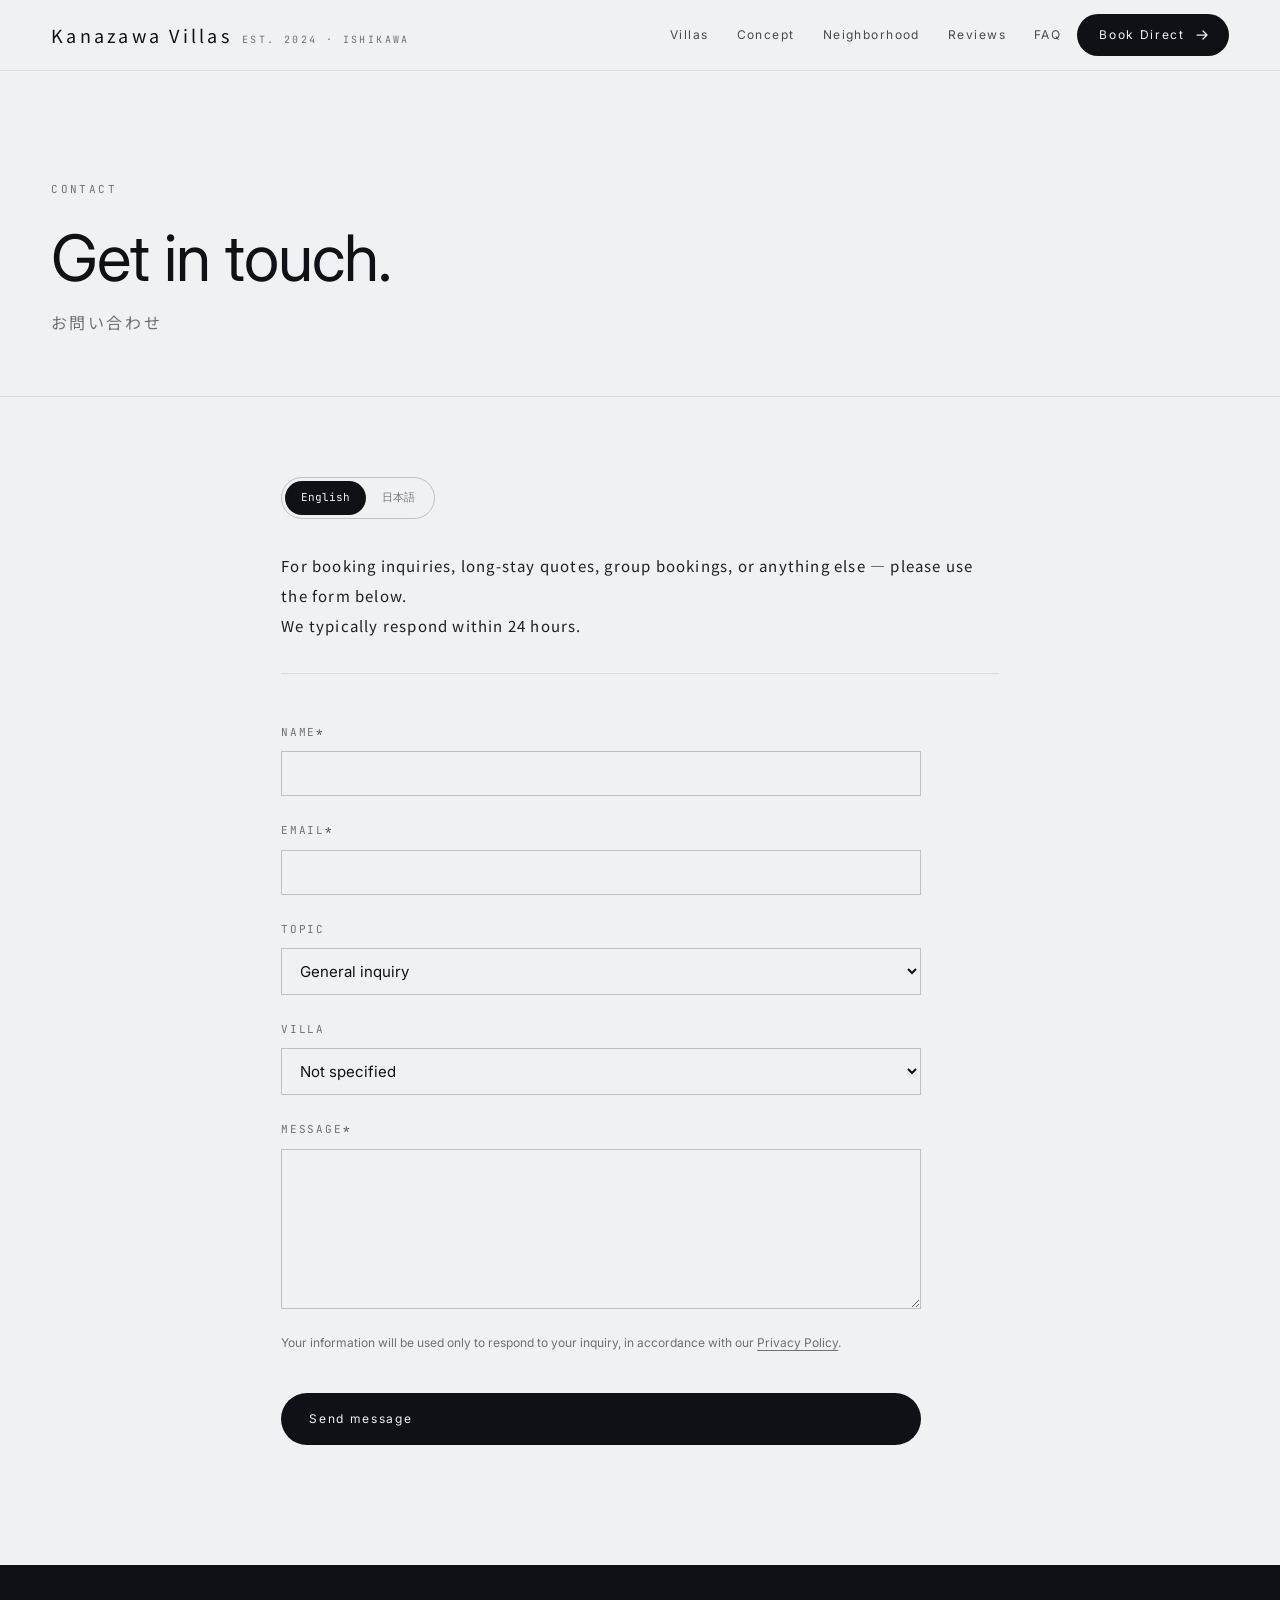
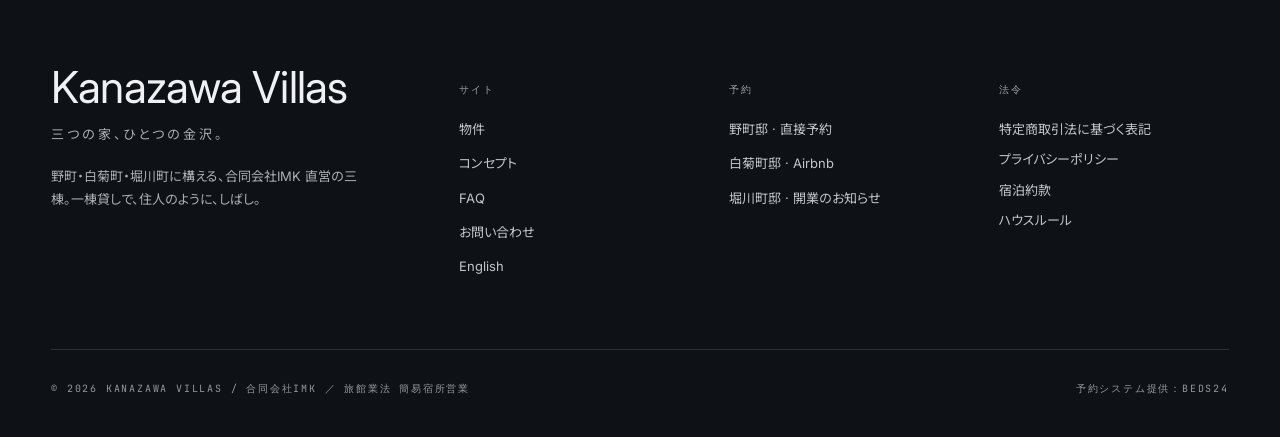
<file: contact.html>
<!doctype html>
<html lang="ja">
<head>
  <meta charset="utf-8"/>
  <!-- Google Analytics 4 (gtag.js) -->
  <script async src="https://www.googletagmanager.com/gtag/js?id=G-66ERFZ5CFB"></script>
  <script>
    window.dataLayer = window.dataLayer || [];
    function gtag(){dataLayer.push(arguments);}
    gtag('js', new Date());
    gtag('config', 'G-66ERFZ5CFB', {
      'anonymize_ip': true,
      linker: { domains: ['kanazawa-villas.com', 'beds24.com'] }
    });

    // CTA click tracking (Beds24 / Airbnb)
    document.addEventListener('click', function (e) {
      var a = e.target.closest('a');
      if (!a || !a.href) return;
      var p = {
        villa: a.dataset.villa || '(none)',
        position: a.dataset.position || '(none)',
        page_lang: document.documentElement.lang || '(none)'
      };
      if (a.href.indexOf('beds24.com') > -1) {
        gtag('event', 'cta_beds24_click', p);
      } else if (a.href.indexOf('airbnb') > -1) {
        gtag('event', 'cta_airbnb_click', p);
      }
    });

    // Contact form submit tracking
    document.addEventListener('DOMContentLoaded', function () {
      var form = document.querySelector('form.contact-form');
      if (!form) return;
      form.addEventListener('submit', function () {
        gtag('event', 'contact_submit', {
          page_lang: document.documentElement.lang || '(none)'
        });
      });
    });
  </script>
  <meta name="viewport" content="width=device-width, initial-scale=1"/>
  <meta name="description" content="お問い合わせ — 金沢ヴィラズ"/>
  <title>Contact — お問い合わせ — Kanazawa Villas</title>

  <link rel="preconnect" href="https://fonts.googleapis.com"/>
  <link rel="preconnect" href="https://fonts.gstatic.com" crossorigin/>
  <link href="https://fonts.googleapis.com/css2?family=Cormorant+Garamond:ital,wght@0,300;0,400;0,500;1,300;1,400&amp;family=Shippori+Mincho:wght@400;500;600&amp;family=Noto+Serif+JP:wght@300;400;500&amp;family=Inter:wght@300;400;500&amp;family=Noto+Sans+JP:wght@300;400&amp;family=JetBrains+Mono:wght@400;500&amp;display=swap" rel="stylesheet"/>
  <link rel="stylesheet" href="styles.css">
</head>
<body class="subpage">

<header class="site-header">
  <a href="index.html" class="brand">
    <span class="brand-mark">Kanazawa Villas</span>
    <span class="brand-sub">Est. 2024 · Ishikawa</span>
  </a>
  <div class="header-drawer" data-component="header-drawer">
    <nav class="site-nav">
      <a href="./#villas">Villas</a>
      <a href="./#concept">Concept</a>
      <a href="./#neighborhood">Neighborhood</a>
      <a href="./#reviews">Reviews</a>
      <a href="./#faq">FAQ</a>
    </nav>
  </div>
  <div class="header-cta">
    <a href="https://beds24.com/booking2.php?ownerid=136745" target="_blank" rel="noopener" class="btn-book" data-position="header" data-villa="both">
      <span class="btn-label-full">Book Direct</span>
      <span class="btn-label-short">Book</span>
      <span class="arrow"><svg viewBox="0 0 14 14" fill="none"><path d="M2 7h10M8 3l4 4-4 4" stroke="currentColor" stroke-width="1.25" stroke-linecap="round" stroke-linejoin="round"/></svg></span>
    </a>
    <button class="menu-toggle" data-component="menu-toggle" aria-label="Menu" aria-expanded="false">
      <span></span><span></span>
    </button>
  </div>
</header>

<section class="subpage-hero">
  <div class="eyebrow-row">CONTACT</div>
  <h1>Get in touch.</h1>
  <div class="jp-title">お問い合わせ</div>
</section>

<main class="subpage-body">

  <div class="lang-toggle" data-component="legal-lang-toggle">
    <button class="active" data-target="en">English</button>
    <button data-target="jp">日本語</button>
  </div>

  <!-- Lead text — language-aware -->
  <section class="lang-section active" data-lang-section="en">
    <p class="lead">
      For booking inquiries, long-stay quotes, group bookings, or anything else — please use the form below.<br/>
      We typically respond within 24 hours.
    </p>
  </section>
  <section class="lang-section" data-lang-section="jp">
    <p class="lead">
      ご予約・ご滞在に関するご相談、長期滞在の見積もり、その他のお問い合わせを受け付けています。<br/>
      通常 24時間以内 にホストよりご返信いたします。
    </p>
  </section>

  <form
    class="contact-form"
    data-component="contact-form"
    action="https://formspree.io/f/xeenagvg"
    method="POST"
  >
    <div class="field">
      <label for="name">Name<span style="color:var(--accent);">*</span></label>
      <input type="text" id="name" name="name" required autocomplete="name"/>
    </div>

    <div class="field">
      <label for="email">Email<span style="color:var(--accent);">*</span></label>
      <input type="email" id="email" name="email" required autocomplete="email"/>
    </div>

    <div class="field">
      <label for="topic">Topic</label>
      <select id="topic" name="topic" data-component="topic-select">
        <option value="general">General inquiry</option>
        <option value="booking">Booking inquiry</option>
        <option value="long-stay">Long-term stay</option>
        <option value="group">Group or special use</option>
        <option value="horikawa">Horikawa Villa — Notify me when bookings open</option>
        <option value="other">Other</option>
      </select>
    </div>

    <div class="field">
      <label for="villa">Villa</label>
      <select id="villa" name="villa" data-component="villa-select">
        <option value="">Not specified</option>
        <option value="nomachi">Nomachi Villa</option>
        <option value="shiragiku">Shiragiku Villa</option>
        <option value="horikawa">Horikawa Villa</option>
      </select>
    </div>

    <div class="field">
      <label for="message">Message<span style="color:var(--accent);">*</span></label>
      <textarea id="message" name="message" required></textarea>
    </div>

    <input type="text" name="_gotcha" style="display:none" tabindex="-1" autocomplete="off"/>

    <p class="note">
      Your information will be used only to respond to your inquiry, in accordance with our <a href="legal/privacy.html" style="text-decoration:underline; text-underline-offset:3px;">Privacy Policy</a>.
    </p>

    <button type="submit" class="submit">
      <span>Send message</span>
      <span class="arrow"><svg viewBox="0 0 14 14" fill="none"><path d="M2 7h10M8 3l4 4-4 4" stroke="currentColor" stroke-width="1.25" stroke-linecap="round" stroke-linejoin="round"/></svg></span>
    </button>

    <div class="form-status" data-component="form-status"></div>
  </form>
</main>

<!-- ============================================================
     STATIC FALLBACK for crawlers (Stripe, SEO, AI search).
     These links must be discoverable without JS.
     ============================================================ -->
<div class="seo-fallback" aria-label="Site links">
  <h2>Legal & site information</h2>
  <ul>
    <li><a href="legal/tokushoho.html">特定商取引法に基づく表記</a></li>
    <li><a href="legal/privacy.html">Privacy Policy</a></li>
    <li><a href="legal/terms.html">Accommodation Agreement</a></li>
    <li><a href="legal/house-rules.html">House Rules</a></li>
    <li><a href="index.html">Home</a></li>
    <li><a href="https://beds24.com/booking2.php?propid=261406" rel="noopener" data-position="fallback" data-villa="nomachi">Book Nomachi Villa directly</a></li>
    <li><a href="https://beds24.com/booking2.php?propid=342706&amp;layout=1" rel="noopener" data-position="fallback" data-villa="shiragiku">Book Shiragiku Villa directly</a></li>
  </ul>
</div>

<!-- ============================================================
     FOOTER (injected by script.js)
     ============================================================ -->
<footer class="site-footer" data-component="site-footer"></footer>

<script src="script.js"></script>
</body>
</html>
</file>
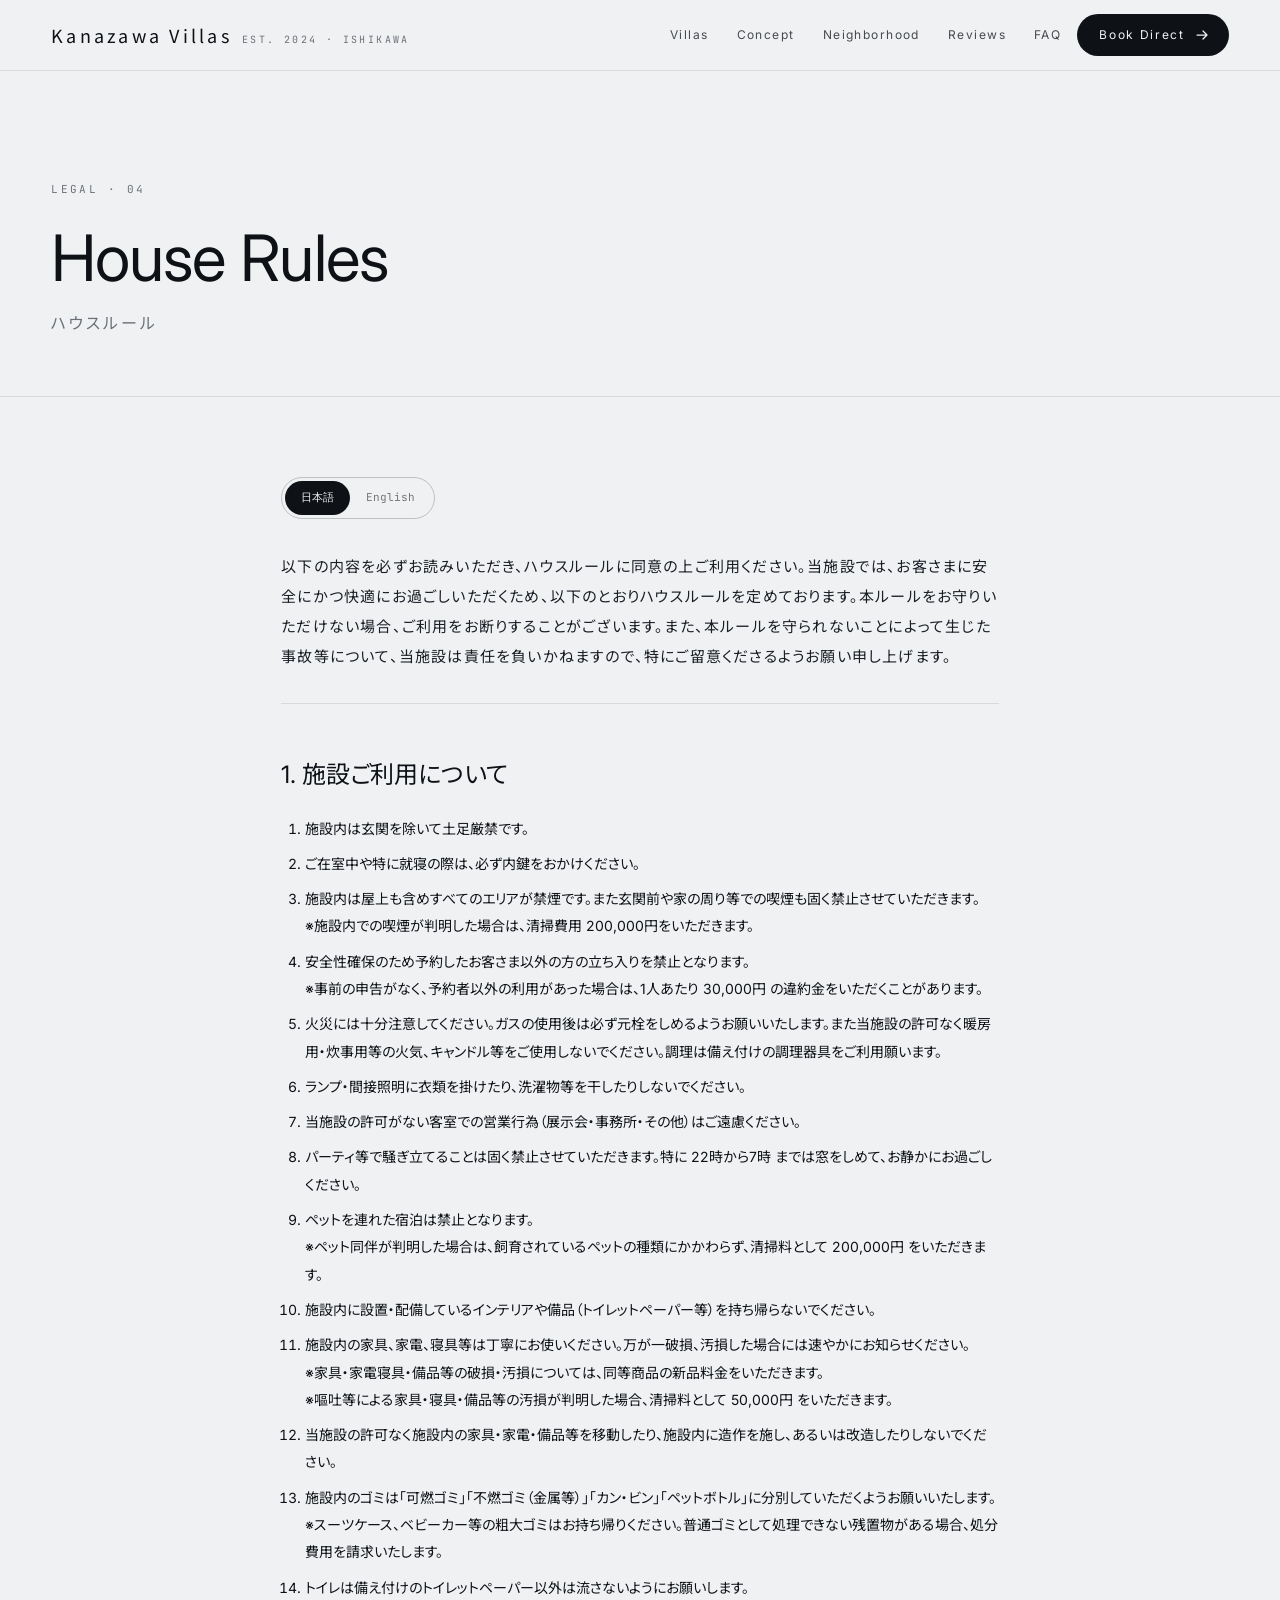
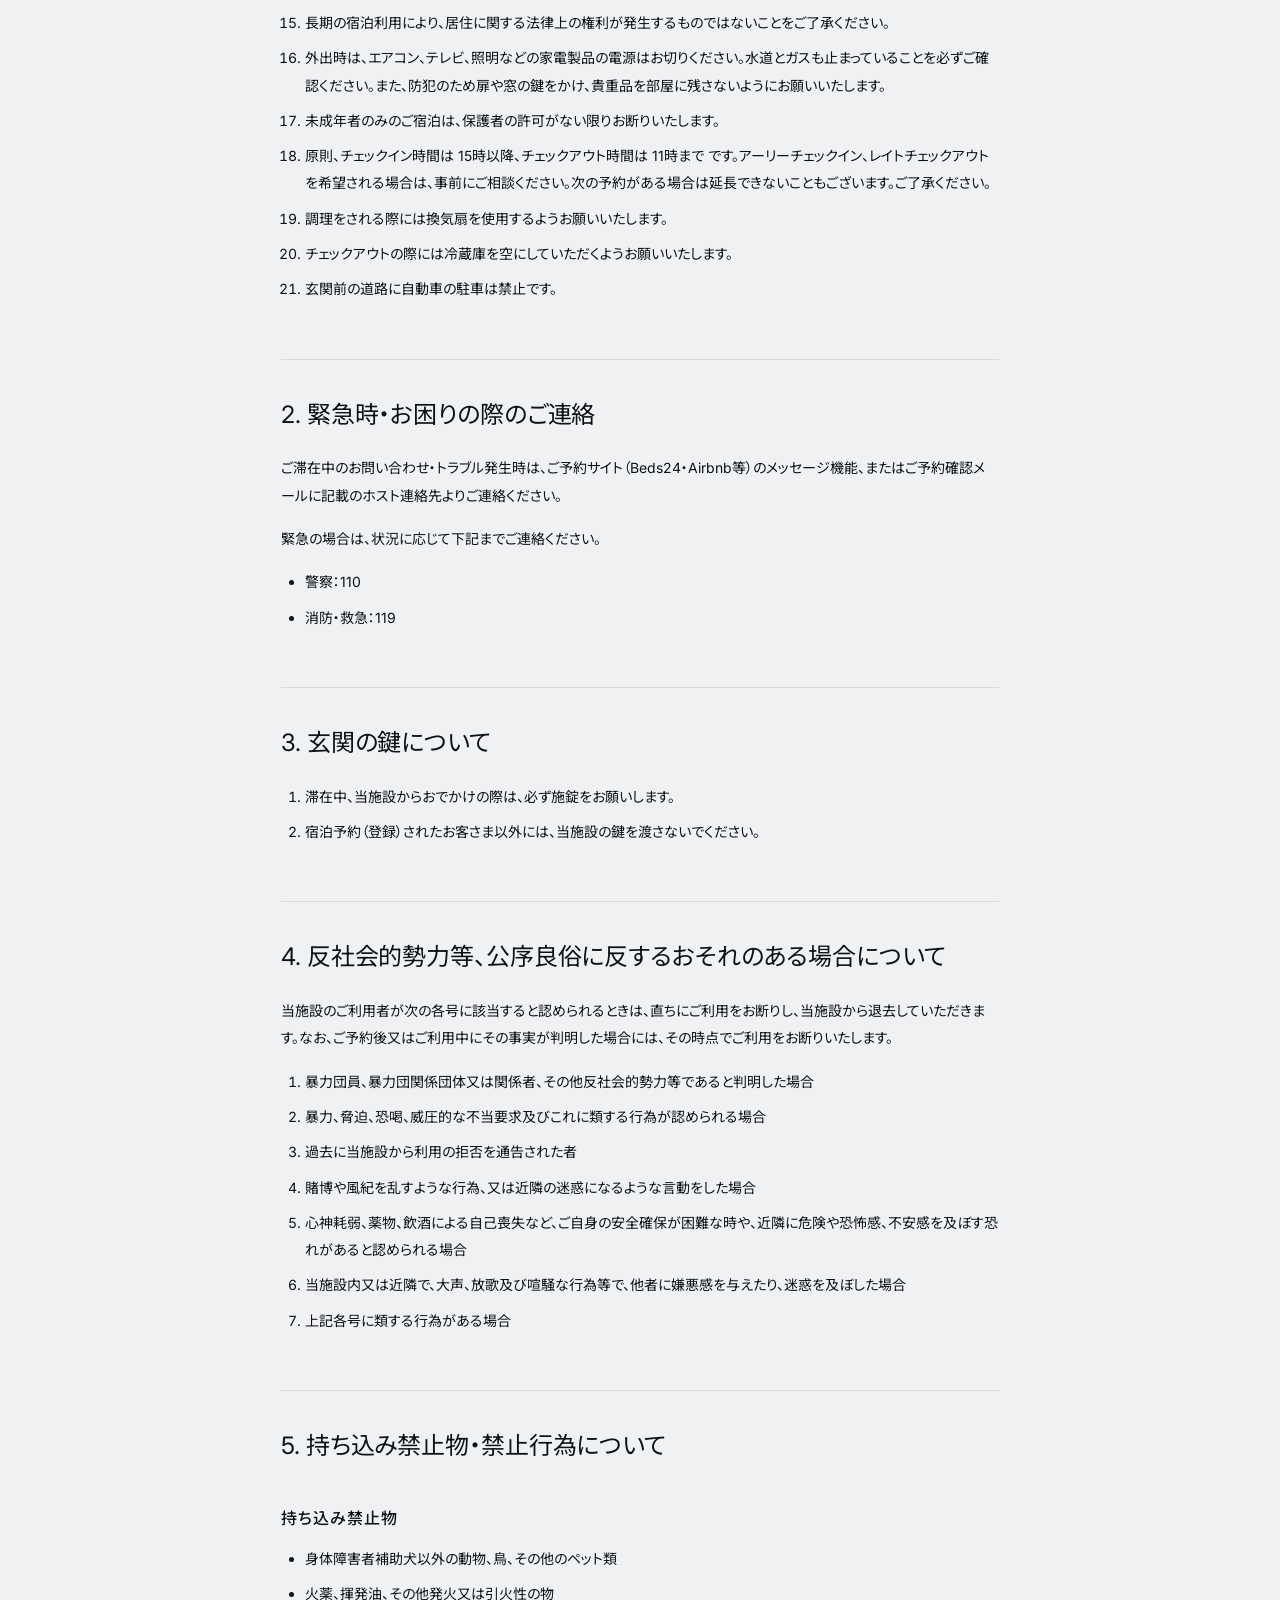
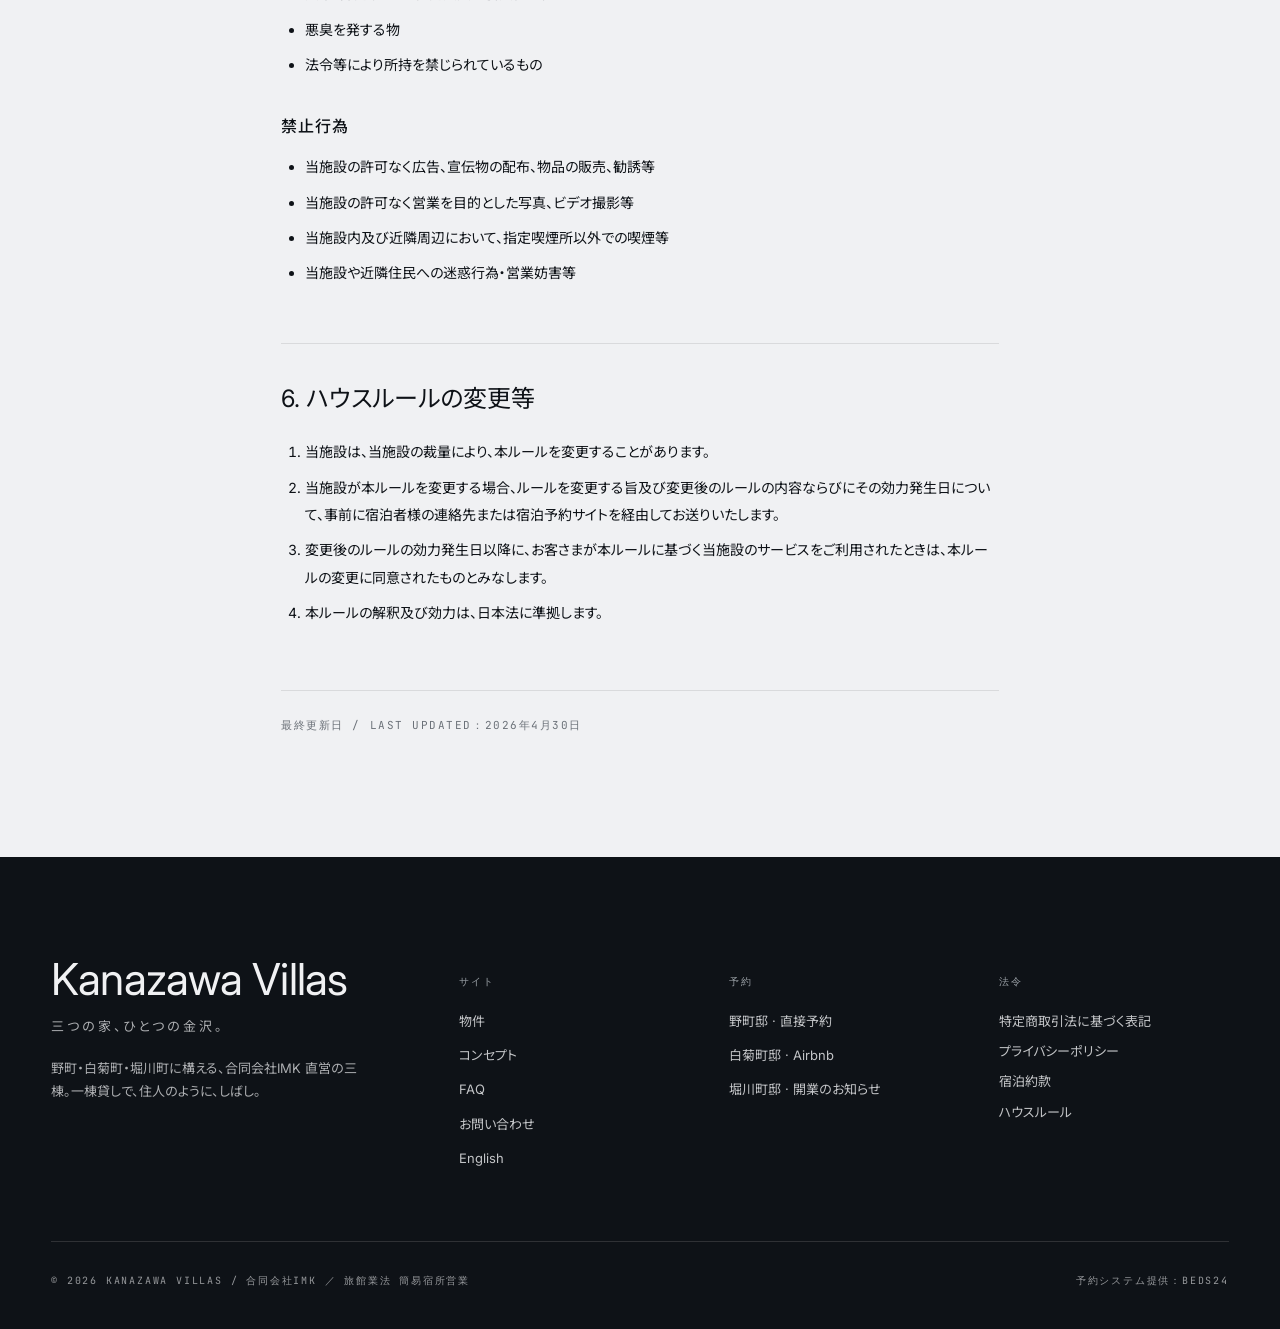
<file: legal/house-rules.html>
<!doctype html>
<html lang="ja">
<head>
  <meta charset="utf-8"/>
  <!-- Google Analytics 4 (gtag.js) -->
  <script async src="https://www.googletagmanager.com/gtag/js?id=G-66ERFZ5CFB"></script>
  <script>
    window.dataLayer = window.dataLayer || [];
    function gtag(){dataLayer.push(arguments);}
    gtag('js', new Date());
    gtag('config', 'G-66ERFZ5CFB', {
      'anonymize_ip': true
    });
  </script>
  <meta name="viewport" content="width=device-width, initial-scale=1"/>
  <meta name="description" content="ハウスルール — 金沢ヴィラズ"/>
  <title>ハウスルール — Kanazawa Villas</title>

  <link rel="preconnect" href="https://fonts.googleapis.com"/>
  <link rel="preconnect" href="https://fonts.gstatic.com" crossorigin/>
  <link href="https://fonts.googleapis.com/css2?family=Cormorant+Garamond:ital,wght@0,300;0,400;0,500;1,300;1,400&amp;family=Shippori+Mincho:wght@400;500;600&amp;family=Noto+Serif+JP:wght@300;400;500&amp;family=Inter:wght@300;400;500&amp;family=Noto+Sans+JP:wght@300;400&amp;family=JetBrains+Mono:wght@400;500&amp;display=swap" rel="stylesheet"/>
  <link rel="stylesheet" href="../styles.css">
</head>
<body class="subpage">

<header class="site-header">
  <a href="../index.html" class="brand">
    <span class="brand-mark">Kanazawa Villas</span>
    <span class="brand-sub">Est. 2024 · Ishikawa</span>
  </a>
  <div class="header-drawer" data-component="header-drawer">
    <nav class="site-nav">
      <a href="../#villas">Villas</a>
      <a href="../#concept">Concept</a>
      <a href="../#neighborhood">Neighborhood</a>
      <a href="../#reviews">Reviews</a>
      <a href="../#faq">FAQ</a>
    </nav>
  </div>
  <div class="header-cta">
    <a href="https://beds24.com/booking2.php?propid=261406" target="_blank" rel="noopener" class="btn-book">
      <span class="btn-label-full">Book Direct</span>
      <span class="btn-label-short">Book</span>
      <span class="arrow"><svg viewBox="0 0 14 14" fill="none"><path d="M2 7h10M8 3l4 4-4 4" stroke="currentColor" stroke-width="1.25" stroke-linecap="round" stroke-linejoin="round"/></svg></span>
    </a>
    <button class="menu-toggle" data-component="menu-toggle" aria-label="Menu" aria-expanded="false">
      <span></span><span></span>
    </button>
  </div>
</header>

<section class="subpage-hero">
  <div class="eyebrow-row">LEGAL · 04</div>
  <h1>House Rules</h1>
  <div class="jp-title">ハウスルール</div>
</section>

<main class="subpage-body">

  <div class="lang-toggle" data-component="house-lang-toggle">
    <button class="active" data-target="jp">日本語</button>
    <button data-target="en">English</button>
  </div>

  <!-- ────────── 日本語 ────────── -->
  <section class="lang-section active" data-lang-section="jp">

    <p class="lead">以下の内容を必ずお読みいただき、ハウスルールに同意の上ご利用ください。当施設では、お客さまに安全にかつ快適にお過ごしいただくため、以下のとおりハウスルールを定めております。本ルールをお守りいただけない場合、ご利用をお断りすることがございます。また、本ルールを守られないことによって生じた事故等について、当施設は責任を負いかねますので、特にご留意くださるようお願い申し上げます。</p>

    <h2>1. 施設ご利用について</h2>
    <ol>
      <li>施設内は玄関を除いて土足厳禁です。</li>
      <li>ご在室中や特に就寝の際は、必ず内鍵をおかけください。</li>
      <li>施設内は屋上も含めすべてのエリアが禁煙です。また玄関前や家の周り等での喫煙も固く禁止させていただきます。<br/>※施設内での喫煙が判明した場合は、清掃費用 200,000円をいただきます。</li>
      <li>安全性確保のため予約したお客さま以外の方の立ち入りを禁止となります。<br/>※事前の申告がなく、予約者以外の利用があった場合は、1人あたり 30,000円 の違約金をいただくことがあります。</li>
      <li>火災には十分注意してください。ガスの使用後は必ず元栓をしめるようお願いいたします。また当施設の許可なく暖房用・炊事用等の火気、キャンドル等をご使用しないでください。調理は備え付けの調理器具をご利用願います。</li>
      <li>ランプ・間接照明に衣類を掛けたり、洗濯物等を干したりしないでください。</li>
      <li>当施設の許可がない客室での営業行為（展示会・事務所・その他）はご遠慮ください。</li>
      <li>パーティ等で騒ぎ立てることは固く禁止させていただきます。特に 22時から7時 までは窓をしめて、お静かにお過ごしください。</li>
      <li>ペットを連れた宿泊は禁止となります。<br/>※ペット同伴が判明した場合は、飼育されているペットの種類にかかわらず、清掃料として 200,000円 をいただきます。</li>
      <li>施設内に設置・配備しているインテリアや備品（トイレットペーパー等）を持ち帰らないでください。</li>
      <li>施設内の家具、家電、寝具等は丁寧にお使いください。万が一破損、汚損した場合には速やかにお知らせください。<br/>※家具・家電寝具・備品等の破損・汚損については、同等商品の新品料金をいただきます。<br/>※嘔吐等による家具・寝具・備品等の汚損が判明した場合、清掃料として 50,000円 をいただきます。</li>
      <li>当施設の許可なく施設内の家具・家電・備品等を移動したり、施設内に造作を施し、あるいは改造したりしないでください。</li>
      <li>施設内のゴミは「可燃ゴミ」「不燃ゴミ（金属等）」「カン・ビン」「ペットボトル」に分別していただくようお願いいたします。<br/>※スーツケース、ベビーカー等の粗大ゴミはお持ち帰りください。普通ゴミとして処理できない残置物がある場合、処分費用を請求いたします。</li>
      <li>トイレは備え付けのトイレットペーパー以外は流さないようにお願いします。</li>
      <li>長期の宿泊利用により、居住に関する法律上の権利が発生するものではないことをご了承ください。</li>
      <li>外出時は、エアコン、テレビ、照明などの家電製品の電源はお切りください。水道とガスも止まっていることを必ずご確認ください。また、防犯のため扉や窓の鍵をかけ、貴重品を部屋に残さないようにお願いいたします。</li>
      <li>未成年者のみのご宿泊は、保護者の許可がない限りお断りいたします。</li>
      <li>原則、チェックイン時間は 15時以降、チェックアウト時間は 11時まで です。アーリーチェックイン、レイトチェックアウトを希望される場合は、事前にご相談ください。次の予約がある場合は延長できないこともございます。ご了承ください。</li>
      <li>調理をされる際には換気扇を使用するようお願いいたします。</li>
      <li>チェックアウトの際には冷蔵庫を空にしていただくようお願いいたします。</li>
      <li>玄関前の道路に自動車の駐車は禁止です。</li>
    </ol>

    <h2>2. 緊急時・お困りの際のご連絡</h2>
    <p>ご滞在中のお問い合わせ・トラブル発生時は、ご予約サイト（Beds24・Airbnb等）のメッセージ機能、またはご予約確認メールに記載のホスト連絡先よりご連絡ください。</p>
    <p>緊急の場合は、状況に応じて下記までご連絡ください。</p>
    <ul>
      <li>警察：110</li>
      <li>消防・救急：119</li>
    </ul>

    <h2>3. 玄関の鍵について</h2>
    <ol>
      <li>滞在中、当施設からおでかけの際は、必ず施錠をお願いします。</li>
      <li>宿泊予約（登録）されたお客さま以外には、当施設の鍵を渡さないでください。</li>
    </ol>

    <h2>4. 反社会的勢力等、公序良俗に反するおそれのある場合について</h2>
    <p>当施設のご利用者が次の各号に該当すると認められるときは、直ちにご利用をお断りし、当施設から退去していただきます。なお、ご予約後又はご利用中にその事実が判明した場合には、その時点でご利用をお断りいたします。</p>
    <ol>
      <li>暴力団員、暴力団関係団体又は関係者、その他反社会的勢力等であると判明した場合</li>
      <li>暴力、脅迫、恐喝、威圧的な不当要求及びこれに類する行為が認められる場合</li>
      <li>過去に当施設から利用の拒否を通告された者</li>
      <li>賭博や風紀を乱すような行為、又は近隣の迷惑になるような言動をした場合</li>
      <li>心神耗弱、薬物、飲酒による自己喪失など、ご自身の安全確保が困難な時や、近隣に危険や恐怖感、不安感を及ぼす恐れがあると認められる場合</li>
      <li>当施設内又は近隣で、大声、放歌及び喧騒な行為等で、他者に嫌悪感を与えたり、迷惑を及ぼした場合</li>
      <li>上記各号に類する行為がある場合</li>
    </ol>

    <h2>5. 持ち込み禁止物・禁止行為について</h2>
    <h3>持ち込み禁止物</h3>
    <ul>
      <li>身体障害者補助犬以外の動物、鳥、その他のペット類</li>
      <li>火薬、揮発油、その他発火又は引火性の物</li>
      <li>悪臭を発する物</li>
      <li>法令等により所持を禁じられているもの</li>
    </ul>

    <h3>禁止行為</h3>
    <ul>
      <li>当施設の許可なく広告、宣伝物の配布、物品の販売、勧誘等</li>
      <li>当施設の許可なく営業を目的とした写真、ビデオ撮影等</li>
      <li>当施設内及び近隣周辺において、指定喫煙所以外での喫煙等</li>
      <li>当施設や近隣住民への迷惑行為・営業妨害等</li>
    </ul>

    <h2>6. ハウスルールの変更等</h2>
    <ol>
      <li>当施設は、当施設の裁量により、本ルールを変更することがあります。</li>
      <li>当施設が本ルールを変更する場合、ルールを変更する旨及び変更後のルールの内容ならびにその効力発生日について、事前に宿泊者様の連絡先または宿泊予約サイトを経由してお送りいたします。</li>
      <li>変更後のルールの効力発生日以降に、お客さまが本ルールに基づく当施設のサービスをご利用されたときは、本ルールの変更に同意されたものとみなします。</li>
      <li>本ルールの解釈及び効力は、日本法に準拠します。</li>
    </ol>
  </section>

  <!-- ────────── English ────────── -->
  <section class="lang-section" data-lang-section="en">

    <p class="lead">Please read the following carefully and use our facility only after agreeing to these House Rules. The facility has established the following rules to ensure that all guests enjoy a safe and comfortable stay. Failure to comply may result in refusal of service. The facility is not liable for any accident or damage arising from non-compliance with these rules.</p>

    <h2>1. Regarding Facility Use</h2>
    <ol>
      <li>Please refrain from wearing shoes inside the facility, except in the entrance area.</li>
      <li>Always lock the door from the inside when you are in the room, especially before sleeping.</li>
      <li>Smoking is strictly prohibited in all areas of the facility, including the rooftop. Smoking is also forbidden in front of the entrance or around the house.<br/>* If smoking inside the facility is detected, a cleaning fee of JPY 200,000 will be charged.</li>
      <li>For safety reasons, only guests who have made reservations are allowed to enter the facility.<br/>* If unregistered guests are found to be staying without prior notice, a penalty of JPY 30,000 per person may be charged.</li>
      <li>Be cautious of fire. Always turn off the main gas valve after using the stove. Please do not use heating devices, cooking appliances, or candles without permission. Use the provided kitchen equipment for cooking.</li>
      <li>Do not hang clothes or laundry on lamps or indirect lighting.</li>
      <li>Commercial activities, such as exhibitions or office use, are not allowed without prior permission.</li>
      <li>Parties or making excessive noise is strictly prohibited. Especially between 10:00 PM and 7:00 AM, please keep windows closed and maintain quiet.</li>
      <li>Pets are not allowed in the facility.<br/>* If pets are detected, regardless of the type, a cleaning fee of JPY 200,000 will be charged.</li>
      <li>Please do not take interior decorations or amenities (such as toilet paper) from the facility.</li>
      <li>Please handle furniture, appliances, and bedding with care. If any damage or soiling occurs, please inform us immediately.<br/>* For any damage or soiling of furniture, appliances, bedding, or amenities, the cost of a new replacement item will be charged.<br/>* If soiling occurs due to vomiting, a cleaning fee of JPY 50,000 will be charged.</li>
      <li>Do not move the furniture, appliances, or fixtures, or modify the facility without prior permission.</li>
      <li>Please separate waste into "Burnable Waste," "Non-Burnable Waste (metals)," "Cans &amp; Bottles," and "Plastic Bottles."<br/>* Please take large items like suitcases or strollers with you. If any non-disposable items are left behind, disposal costs will be charged.</li>
      <li>Only flush the toilet paper provided by the facility.</li>
      <li>Please note that long-term stays do not grant any residential legal rights.</li>
      <li>When going out, please turn off air conditioners, TVs, lights, and other electrical appliances. Make sure the water and gas are turned off as well. Lock the doors and windows for security, and do not leave valuables in the room.</li>
      <li>Minors are not allowed to stay without the permission of a guardian.</li>
      <li>Check-in time is generally after 3:00 PM, and check-out time is by 11:00 AM. If you would like early check-in or late check-out, please consult with us in advance. If there are other reservations, an extension may not be possible.</li>
      <li>Please use the ventilation fan when cooking.</li>
      <li>Please empty the refrigerator upon check-out.</li>
      <li>Parking is prohibited on the road in front of the entrance.</li>
    </ol>

    <h2>2. Emergency &amp; Support Contact</h2>
    <p>For inquiries or any issue during your stay, please contact us through the messaging function of your reservation site (Beds24, Airbnb, etc.) or the host contact information included in your booking confirmation email.</p>
    <p>In case of emergency, please call:</p>
    <ul>
      <li>Police: 110</li>
      <li>Fire / Ambulance: 119</li>
    </ul>

    <h2>3. About the Entrance Key</h2>
    <ol>
      <li>Always lock the door when leaving the facility during your stay.</li>
      <li>Do not give the facility's key to anyone other than registered guests.</li>
    </ol>

    <h2>4. Anti-Social Forces and Behavior Violating Public Morality</h2>
    <p>If a guest is determined to fall under any of the following categories, their stay will be immediately refused, and they will be asked to leave the premises. If discovered after the reservation or during the stay, the guest will be refused service from that point onwards.</p>
    <ol>
      <li>The guest is a member of an organized crime group, an affiliated organization, or other anti-social forces.</li>
      <li>The guest exhibits violence, threats, extortion, or any other similar conduct.</li>
      <li>The guest has been refused service by the facility in the past.</li>
      <li>The guest engages in gambling, disruptive behavior, or acts that disturb the public order or nearby residents.</li>
      <li>The guest is unable to ensure their own safety due to mental exhaustion, drugs, alcohol, or similar causes, or their behavior causes danger, fear, or unease to others.</li>
      <li>The guest causes a nuisance to others by making loud noises, shouting, or engaging in other disruptive behaviors in or near the facility.</li>
      <li>The guest engages in behavior similar to the above categories.</li>
    </ol>

    <h2>5. Prohibited Items and Activities</h2>
    <h3>Prohibited Items</h3>
    <ul>
      <li>Animals, birds, or other pets (except for service animals for persons with disabilities)</li>
      <li>Explosives, flammable liquids, or other hazardous substances</li>
      <li>Items emitting a foul odor</li>
      <li>Items prohibited by law</li>
    </ul>

    <h3>Prohibited Activities</h3>
    <ul>
      <li>Distributing advertisements, selling goods, or soliciting without permission</li>
      <li>Photographing or filming for commercial purposes without permission</li>
      <li>Smoking in non-designated smoking areas in or around the facility</li>
      <li>Engaging in any behavior that causes inconvenience or obstruction to the facility or nearby residents</li>
    </ul>

    <h2>6. Changes to the House Rules</h2>
    <ol>
      <li>The facility may change these rules at its discretion.</li>
      <li>If the facility changes the rules, the details and effective date will be notified to guests in advance through the contact information provided or via the reservation site.</li>
      <li>If a guest uses the facility's services after the effective date of the changed rules, the guest is deemed to have agreed to the changes.</li>
      <li>The interpretation and enforcement of these rules shall be governed by the laws of Japan.</li>
    </ol>
  </section>

  <div class="updated">最終更新日 / Last updated：2026年4月30日</div>
</main>

<!-- ============================================================
     STATIC FALLBACK for crawlers (Stripe, SEO, AI search).
     These links must be discoverable without JS.
     ============================================================ -->
<div class="seo-fallback" aria-label="Site links">
  <h2>Legal & site information</h2>
  <ul>
    <li><a href="tokushoho.html">特定商取引法に基づく表記</a></li>
    <li><a href="privacy.html">Privacy Policy</a></li>
    <li><a href="terms.html">Accommodation Agreement</a></li>
    <li><a href="house-rules.html">House Rules</a></li>
    <li><a href="../index.html">Home</a></li>
    <li><a href="../contact.html">Contact</a></li>
    <li><a href="https://beds24.com/booking2.php?propid=261406" rel="noopener">Book Nomachi Villa directly</a></li>
    <li><a href="https://airbnb.jp/h/shiragiku-villa" rel="noopener">Book Shiragiku Villa on Airbnb</a></li>
  </ul>
</div>

<!-- ============================================================
     FOOTER (injected by script.js)
     ============================================================ -->
<footer class="site-footer" data-component="site-footer"></footer>

<script src="../script.js"></script>
</body>
</html>
</file>
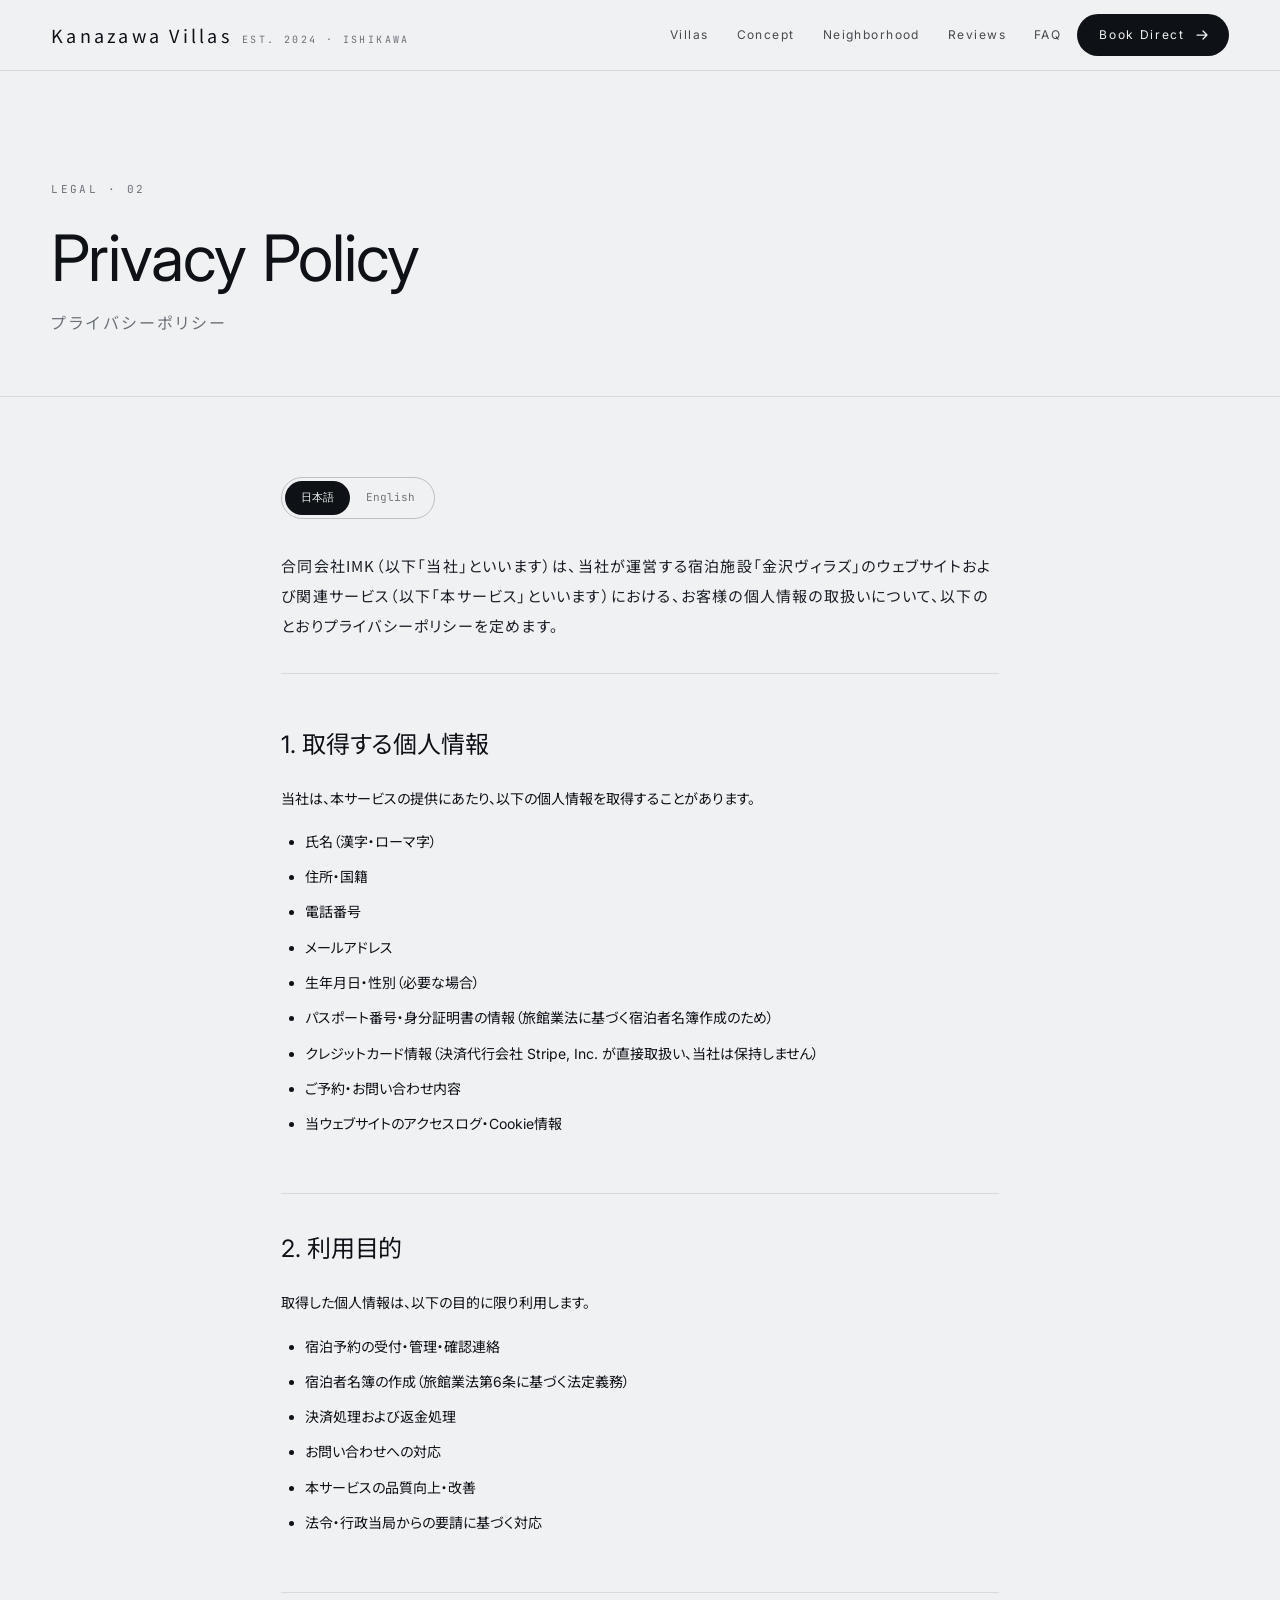
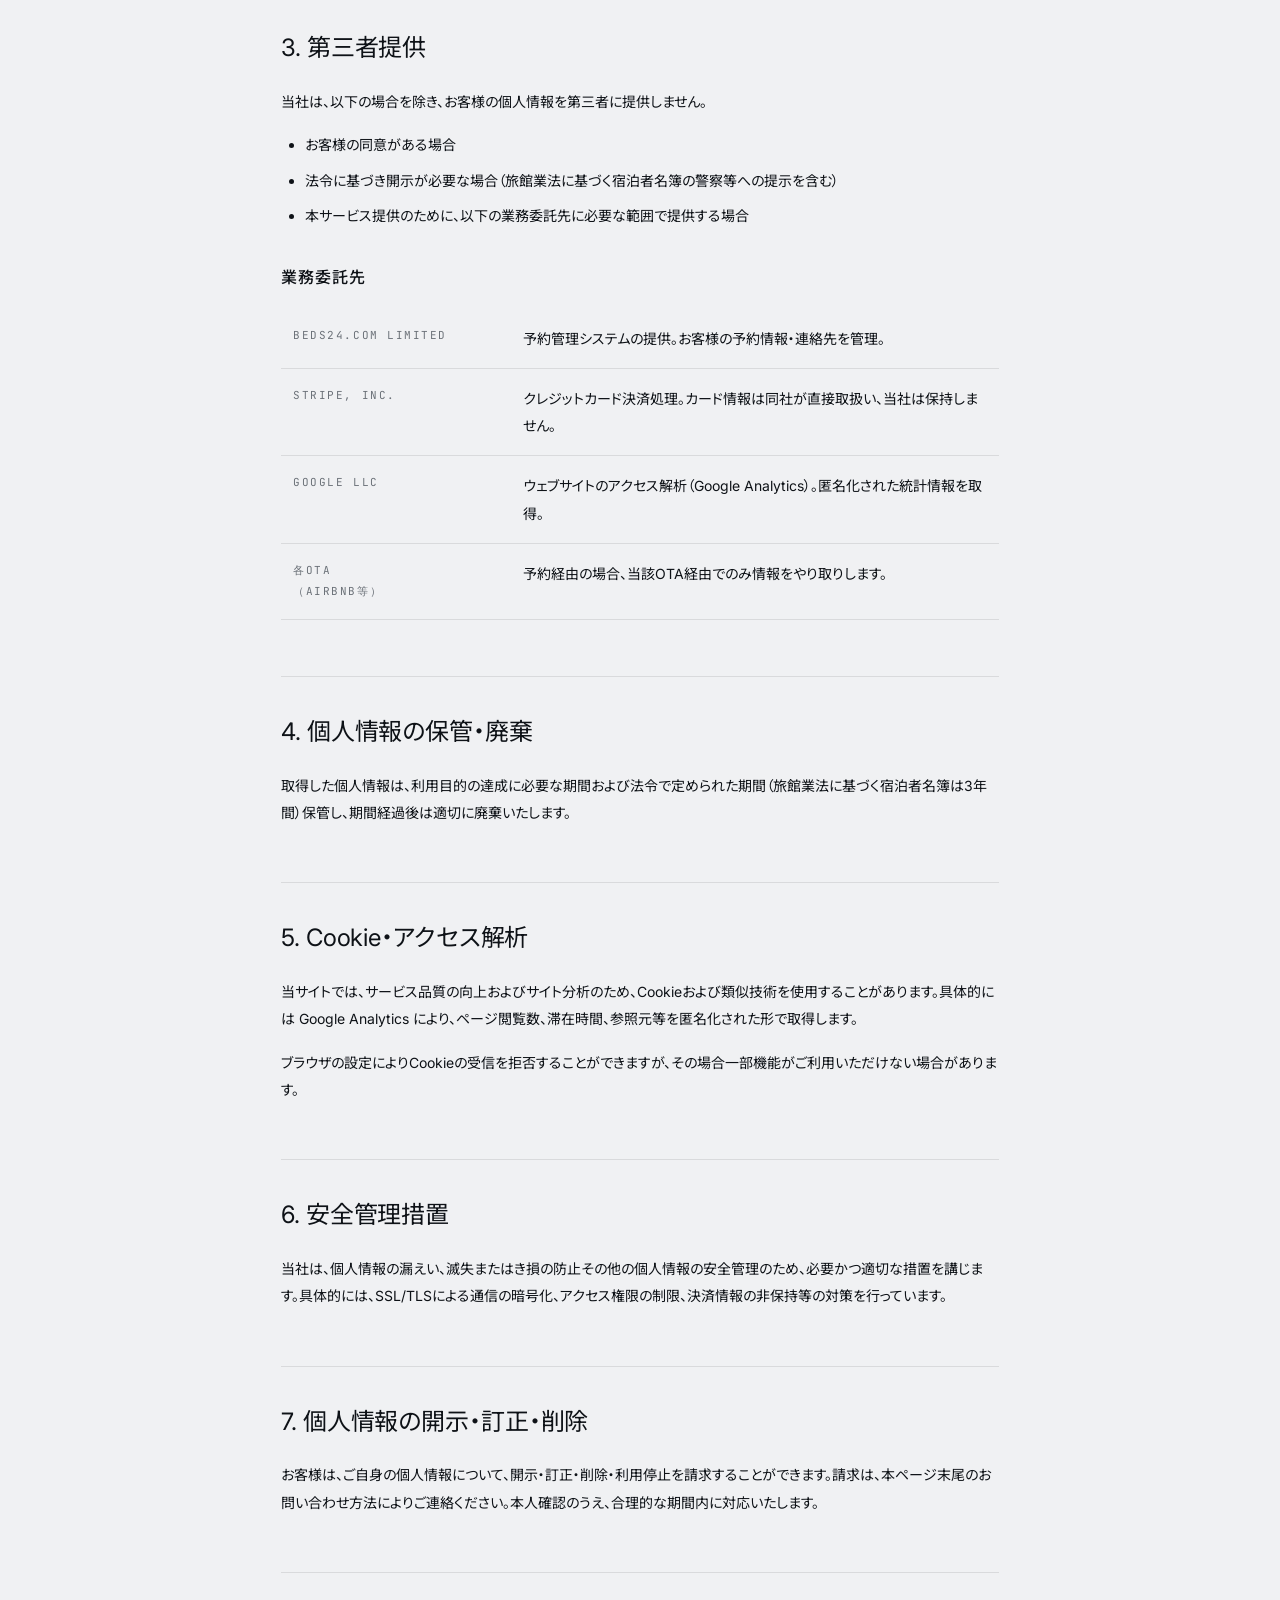
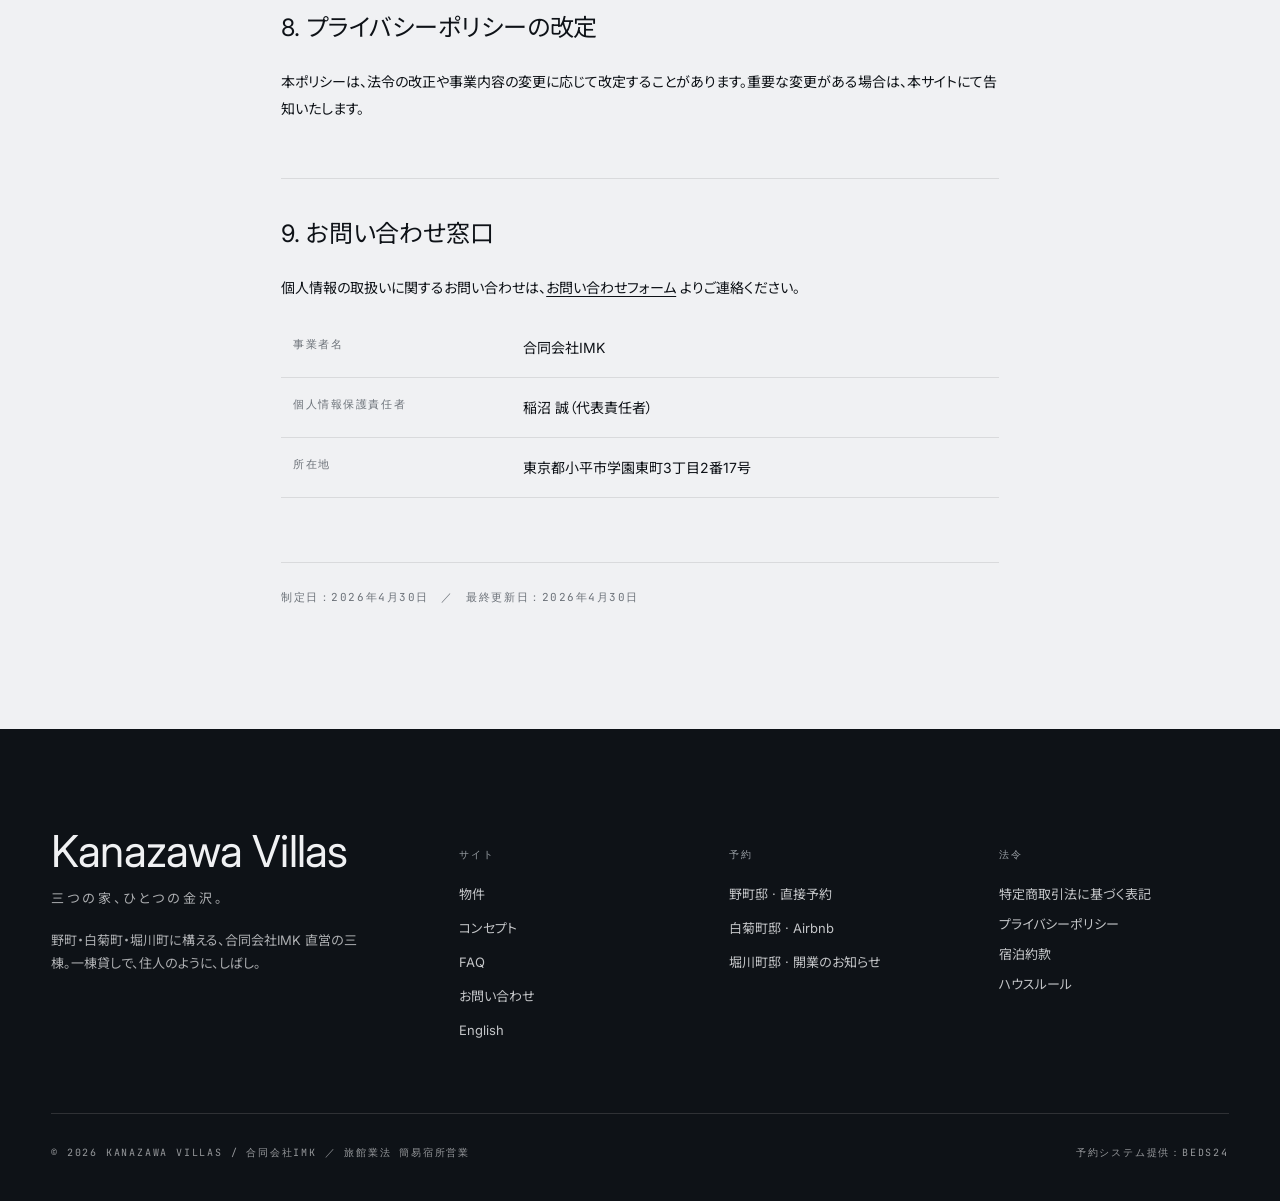
<file: legal/privacy.html>
<!doctype html>
<html lang="ja">
<head>
  <meta charset="utf-8"/>
  <!-- Google Analytics 4 (gtag.js) -->
  <script async src="https://www.googletagmanager.com/gtag/js?id=G-66ERFZ5CFB"></script>
  <script>
    window.dataLayer = window.dataLayer || [];
    function gtag(){dataLayer.push(arguments);}
    gtag('js', new Date());
    gtag('config', 'G-66ERFZ5CFB', {
      'anonymize_ip': true
    });
  </script>
  <meta name="viewport" content="width=device-width, initial-scale=1"/>
  <meta name="description" content="プライバシーポリシー — 金沢ヴィラズ（合同会社IMK）"/>
  <title>プライバシーポリシー — Kanazawa Villas</title>

  <link rel="preconnect" href="https://fonts.googleapis.com"/>
  <link rel="preconnect" href="https://fonts.gstatic.com" crossorigin/>
  <link href="https://fonts.googleapis.com/css2?family=Cormorant+Garamond:ital,wght@0,300;0,400;0,500;1,300;1,400&amp;family=Shippori+Mincho:wght@400;500;600&amp;family=Noto+Serif+JP:wght@300;400;500&amp;family=Inter:wght@300;400;500&amp;family=Noto+Sans+JP:wght@300;400&amp;family=JetBrains+Mono:wght@400;500&amp;display=swap" rel="stylesheet"/>
  <link rel="stylesheet" href="../styles.css">
</head>
<body class="subpage">

<header class="site-header">
  <a href="../index.html" class="brand">
    <span class="brand-mark">Kanazawa Villas</span>
    <span class="brand-sub">Est. 2024 · Ishikawa</span>
  </a>
  <div class="header-drawer" data-component="header-drawer">
    <nav class="site-nav">
      <a href="../#villas">Villas</a>
      <a href="../#concept">Concept</a>
      <a href="../#neighborhood">Neighborhood</a>
      <a href="../#reviews">Reviews</a>
      <a href="../#faq">FAQ</a>
    </nav>
  </div>
  <div class="header-cta">
    <a href="https://beds24.com/booking2.php?propid=261406" target="_blank" rel="noopener" class="btn-book">
      <span class="btn-label-full">Book Direct</span>
      <span class="btn-label-short">Book</span>
      <span class="arrow"><svg viewBox="0 0 14 14" fill="none"><path d="M2 7h10M8 3l4 4-4 4" stroke="currentColor" stroke-width="1.25" stroke-linecap="round" stroke-linejoin="round"/></svg></span>
    </a>
    <button class="menu-toggle" data-component="menu-toggle" aria-label="Menu" aria-expanded="false">
      <span></span><span></span>
    </button>
  </div>
</header>

<section class="subpage-hero">
  <div class="eyebrow-row">LEGAL · 02</div>
  <h1>Privacy Policy</h1>
  <div class="jp-title">プライバシーポリシー</div>
</section>

<main class="subpage-body">

  <div class="lang-toggle" data-component="legal-lang-toggle">
    <button class="active" data-target="jp">日本語</button>
    <button data-target="en">English</button>
  </div>

  <!-- ────────── 日本語版 ────────── -->
  <section class="lang-section active" data-lang-section="jp">
<p class="lead">合同会社IMK（以下「当社」といいます）は、当社が運営する宿泊施設「金沢ヴィラズ」のウェブサイトおよび関連サービス（以下「本サービス」といいます）における、お客様の個人情報の取扱いについて、以下のとおりプライバシーポリシーを定めます。</p>

  <h2>1. 取得する個人情報</h2>
  <p>当社は、本サービスの提供にあたり、以下の個人情報を取得することがあります。</p>
  <ul>
    <li>氏名（漢字・ローマ字）</li>
    <li>住所・国籍</li>
    <li>電話番号</li>
    <li>メールアドレス</li>
    <li>生年月日・性別（必要な場合）</li>
    <li>パスポート番号・身分証明書の情報（旅館業法に基づく宿泊者名簿作成のため）</li>
    <li>クレジットカード情報（決済代行会社 Stripe, Inc. が直接取扱い、当社は保持しません）</li>
    <li>ご予約・お問い合わせ内容</li>
    <li>当ウェブサイトのアクセスログ・Cookie情報</li>
  </ul>

  <h2>2. 利用目的</h2>
  <p>取得した個人情報は、以下の目的に限り利用します。</p>
  <ul>
    <li>宿泊予約の受付・管理・確認連絡</li>
    <li>宿泊者名簿の作成（旅館業法第6条に基づく法定義務）</li>
    <li>決済処理および返金処理</li>
    <li>お問い合わせへの対応</li>
    <li>本サービスの品質向上・改善</li>
    <li>法令・行政当局からの要請に基づく対応</li>
  </ul>

  <h2>3. 第三者提供</h2>
  <p>当社は、以下の場合を除き、お客様の個人情報を第三者に提供しません。</p>
  <ul>
    <li>お客様の同意がある場合</li>
    <li>法令に基づき開示が必要な場合（旅館業法に基づく宿泊者名簿の警察等への提示を含む）</li>
    <li>本サービス提供のために、以下の業務委託先に必要な範囲で提供する場合</li>
  </ul>

  <h3>業務委託先</h3>
  <table class="info-table">
    <tbody>
      <tr><th>Beds24.com Limited</th><td>予約管理システムの提供。お客様の予約情報・連絡先を管理。</td></tr>
      <tr><th>Stripe, Inc.</th><td>クレジットカード決済処理。カード情報は同社が直接取扱い、当社は保持しません。</td></tr>
      <tr><th>Google LLC</th><td>ウェブサイトのアクセス解析（Google Analytics）。匿名化された統計情報を取得。</td></tr>
      <tr><th>各OTA<br/>（Airbnb等）</th><td>予約経由の場合、当該OTA経由でのみ情報をやり取りします。</td></tr>
    </tbody>
  </table>

  <h2>4. 個人情報の保管・廃棄</h2>
  <p>取得した個人情報は、利用目的の達成に必要な期間および法令で定められた期間（旅館業法に基づく宿泊者名簿は3年間）保管し、期間経過後は適切に廃棄いたします。</p>

  <h2>5. Cookie・アクセス解析</h2>
  <p>当サイトでは、サービス品質の向上およびサイト分析のため、Cookieおよび類似技術を使用することがあります。具体的には Google Analytics により、ページ閲覧数、滞在時間、参照元等を匿名化された形で取得します。</p>
  <p>ブラウザの設定によりCookieの受信を拒否することができますが、その場合一部機能がご利用いただけない場合があります。</p>

  <h2>6. 安全管理措置</h2>
  <p>当社は、個人情報の漏えい、滅失またはき損の防止その他の個人情報の安全管理のため、必要かつ適切な措置を講じます。具体的には、SSL/TLSによる通信の暗号化、アクセス権限の制限、決済情報の非保持等の対策を行っています。</p>

  <h2>7. 個人情報の開示・訂正・削除</h2>
  <p>お客様は、ご自身の個人情報について、開示・訂正・削除・利用停止を請求することができます。請求は、本ページ末尾のお問い合わせ方法によりご連絡ください。本人確認のうえ、合理的な期間内に対応いたします。</p>

  <h2>8. プライバシーポリシーの改定</h2>
  <p>本ポリシーは、法令の改正や事業内容の変更に応じて改定することがあります。重要な変更がある場合は、本サイトにて告知いたします。</p>

  <h2>9. お問い合わせ窓口</h2>
  <p>個人情報の取扱いに関するお問い合わせは、<a href="../contact.html" style="text-decoration:underline; text-underline-offset:3px;">お問い合わせフォーム</a> よりご連絡ください。</p>

  <table class="info-table">
    <tbody>
      <tr><th>事業者名</th><td>合同会社IMK</td></tr>
      <tr><th>個人情報保護責任者</th><td>稲沼 誠（代表責任者）</td></tr>
      <tr><th>所在地</th><td>東京都小平市学園東町3丁目2番17号</td></tr>
    </tbody>
  </table>
  </section>

  <!-- ────────── English version ────────── -->
  <section class="lang-section" data-lang-section="en">
    <p class="lead">IMK LLC ("we", "us", "our") is the operator of the lodging facility known as "Kanazawa Villas" and its related website and services (the "Service"). This Privacy Policy describes how we handle personal information collected through the Service.</p>

    <h2>1. Personal Information We Collect</h2>
    <p>In providing the Service, we may collect the following personal information:</p>
    <ul>
      <li>Name (in kanji and/or romanized form)</li>
      <li>Address and nationality</li>
      <li>Phone number</li>
      <li>Email address</li>
      <li>Date of birth and gender (where necessary)</li>
      <li>Passport or other identification details (required by the Hotel Business Act for guest registers)</li>
      <li>Credit card information (handled directly by Stripe, Inc.; not stored by us)</li>
      <li>Booking and inquiry content</li>
      <li>Website access logs and cookie information</li>
    </ul>

    <h2>2. Purposes of Use</h2>
    <p>We use personal information only for the following purposes:</p>
    <ul>
      <li>Receiving, managing, and confirming bookings</li>
      <li>Creating the legally required guest register (Hotel Business Act, Article 6)</li>
      <li>Processing payments and refunds</li>
      <li>Responding to inquiries</li>
      <li>Improving the quality of the Service</li>
      <li>Responding to lawful requests from authorities</li>
    </ul>

    <h2>3. Disclosure to Third Parties</h2>
    <p>We do not disclose your personal information to third parties except in the following cases:</p>
    <ul>
      <li>With your consent</li>
      <li>When disclosure is required by law (including presentation of the guest register to police under the Hotel Business Act)</li>
      <li>When sharing with the following service providers, only to the extent necessary to deliver the Service</li>
    </ul>

    <h3>Service Providers</h3>
    <table class="info-table">
      <tbody>
        <tr><th>Beds24.com Limited</th><td>Booking management system. Handles your booking and contact details.</td></tr>
        <tr><th>Stripe, Inc.</th><td>Credit card payment processing. Card details are handled solely by Stripe and are not stored by us.</td></tr>
        <tr><th>Google LLC</th><td>Website analytics (Google Analytics). Receives anonymized aggregate data.</td></tr>
        <tr><th>OTAs<br/>(Airbnb, etc.)</th><td>For bookings made via OTAs, information is exchanged only through the relevant OTA.</td></tr>
      </tbody>
    </table>

    <h2>4. Storage and Disposal</h2>
    <p>We retain personal information only for as long as necessary to fulfill the purposes of use, and as required by law (e.g., guest registers must be retained for three years under the Hotel Business Act). After this period, the information is properly disposed of.</p>

    <h2>5. Cookies and Analytics</h2>
    <p>To improve service quality and analyze site usage, we may use cookies and similar technologies. Specifically, we use Google Analytics to gather anonymized data such as page views, time on page, and referrers.</p>
    <p>You may disable cookies in your browser, but doing so may limit certain functionality.</p>

    <h2>6. Security Measures</h2>
    <p>We take appropriate and reasonable measures to prevent leakage, loss, or damage to personal information, including SSL/TLS encryption, access controls, and not retaining payment card details.</p>

    <h2>7. Right to Access, Correct, or Delete</h2>
    <p>You may request access to, correction, deletion, or restriction of use of your personal information. Please contact us via the contact form below; we will respond within a reasonable period after verifying your identity.</p>

    <h2>8. Changes to this Policy</h2>
    <p>We may revise this policy in response to changes in law or our operations. Material changes will be announced on this site.</p>

    <h2>9. Contact</h2>
    <p>For inquiries about the handling of personal information, please use our <a href="../contact.html" style="text-decoration:underline; text-underline-offset:3px;">contact form</a>.</p>

    <table class="info-table">
      <tbody>
        <tr><th>Operator</th><td>IMK LLC (合同会社IMK)</td></tr>
        <tr><th>Privacy Officer</th><td>Makoto Inanuma (Representative)</td></tr>
        <tr><th>Address</th><td>3-2-17 Gakuen Higashi-machi, Kodaira-shi, Tokyo, Japan</td></tr>
      </tbody>
    </table>

    <p style="margin-top: 32px; color: var(--muted); font-size: 13px;"><em>Note: The Japanese version of this Privacy Policy is the official, governing version. This English translation is provided for convenience.</em></p>
  </section>

  <div class="updated">制定日：2026年4月30日　／　最終更新日：2026年4月30日</div>
</main>

<!-- ============================================================
     STATIC FALLBACK for crawlers (Stripe, SEO, AI search).
     These links must be discoverable without JS.
     ============================================================ -->
<div class="seo-fallback" aria-label="Site links">
  <h2>Legal & site information</h2>
  <ul>
    <li><a href="tokushoho.html">特定商取引法に基づく表記</a></li>
    <li><a href="privacy.html">Privacy Policy</a></li>
    <li><a href="terms.html">Accommodation Agreement</a></li>
    <li><a href="house-rules.html">House Rules</a></li>
    <li><a href="../index.html">Home</a></li>
    <li><a href="../contact.html">Contact</a></li>
    <li><a href="https://beds24.com/booking2.php?propid=261406" rel="noopener">Book Nomachi Villa directly</a></li>
    <li><a href="https://airbnb.jp/h/shiragiku-villa" rel="noopener">Book Shiragiku Villa on Airbnb</a></li>
  </ul>
</div>

<!-- ============================================================
     FOOTER (injected by script.js)
     ============================================================ -->
<footer class="site-footer" data-component="site-footer"></footer>

<script src="../script.js"></script>
</body>
</html>
</file>
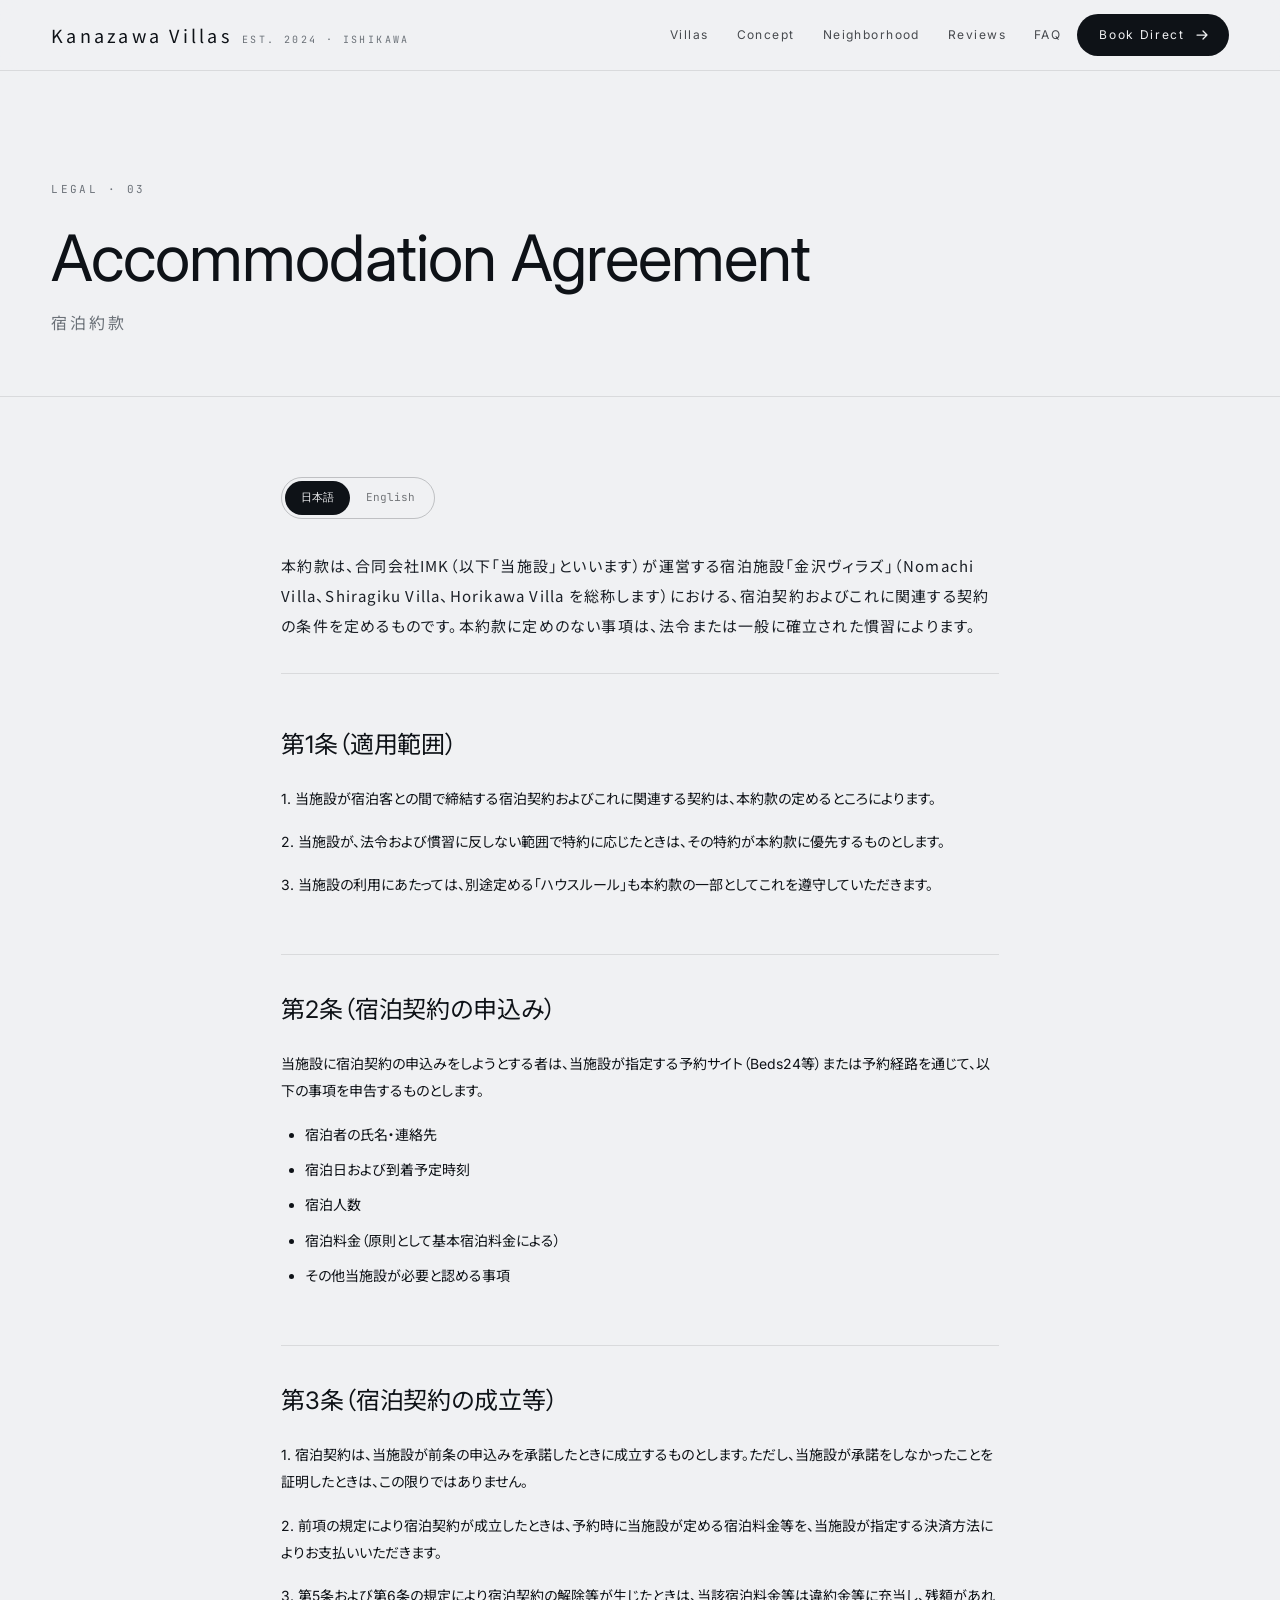
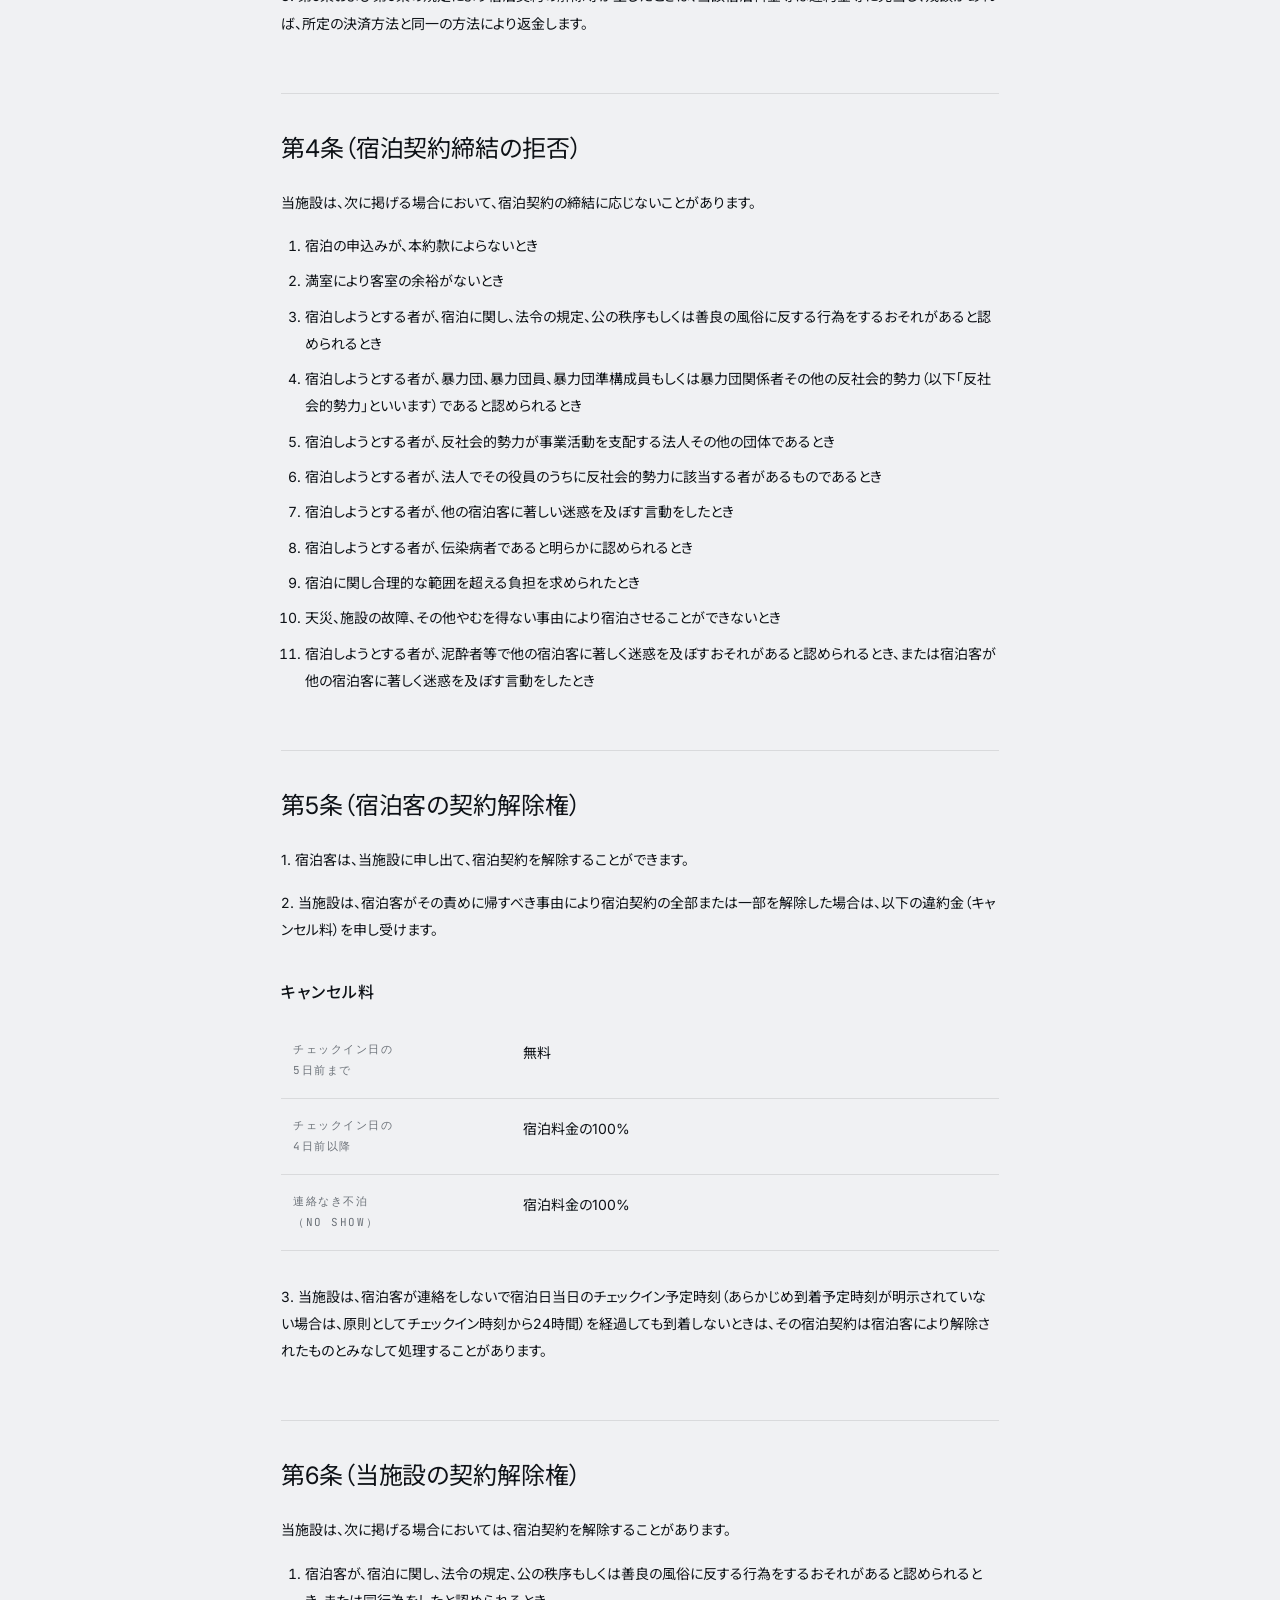
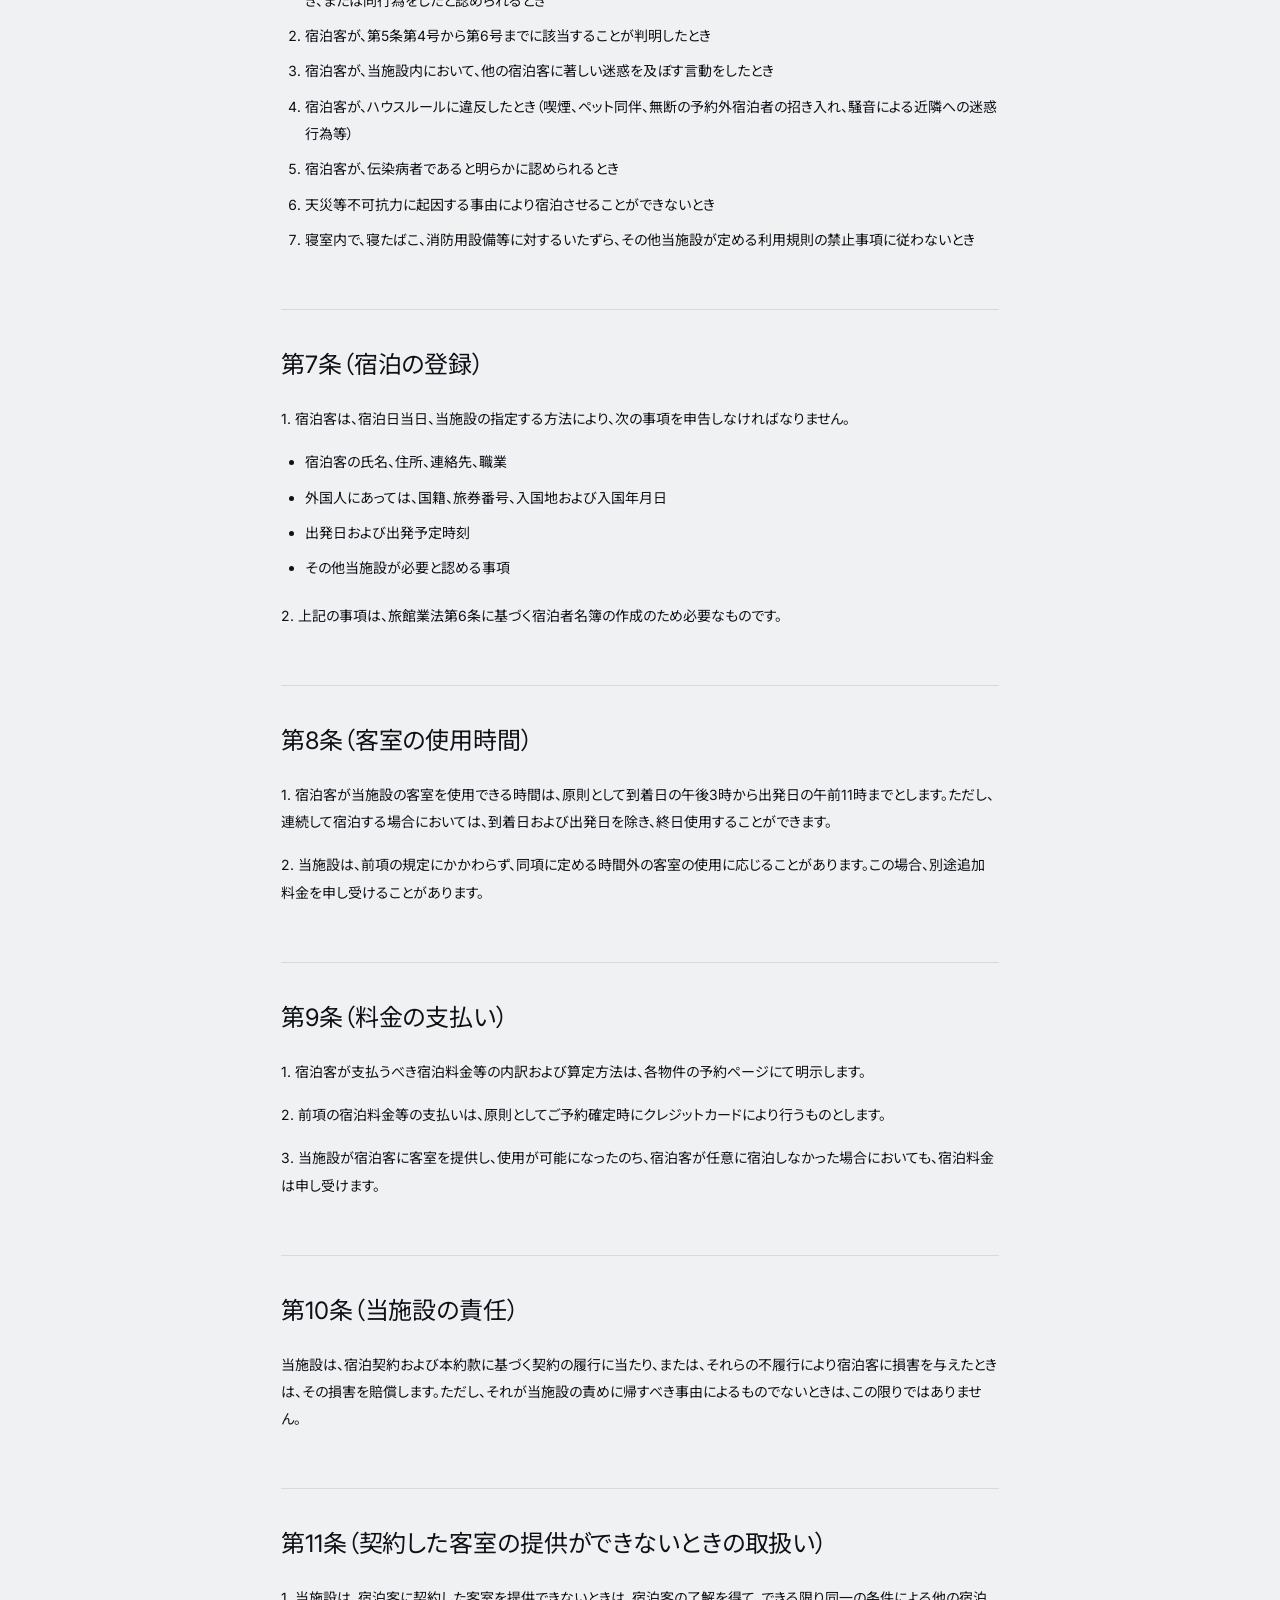
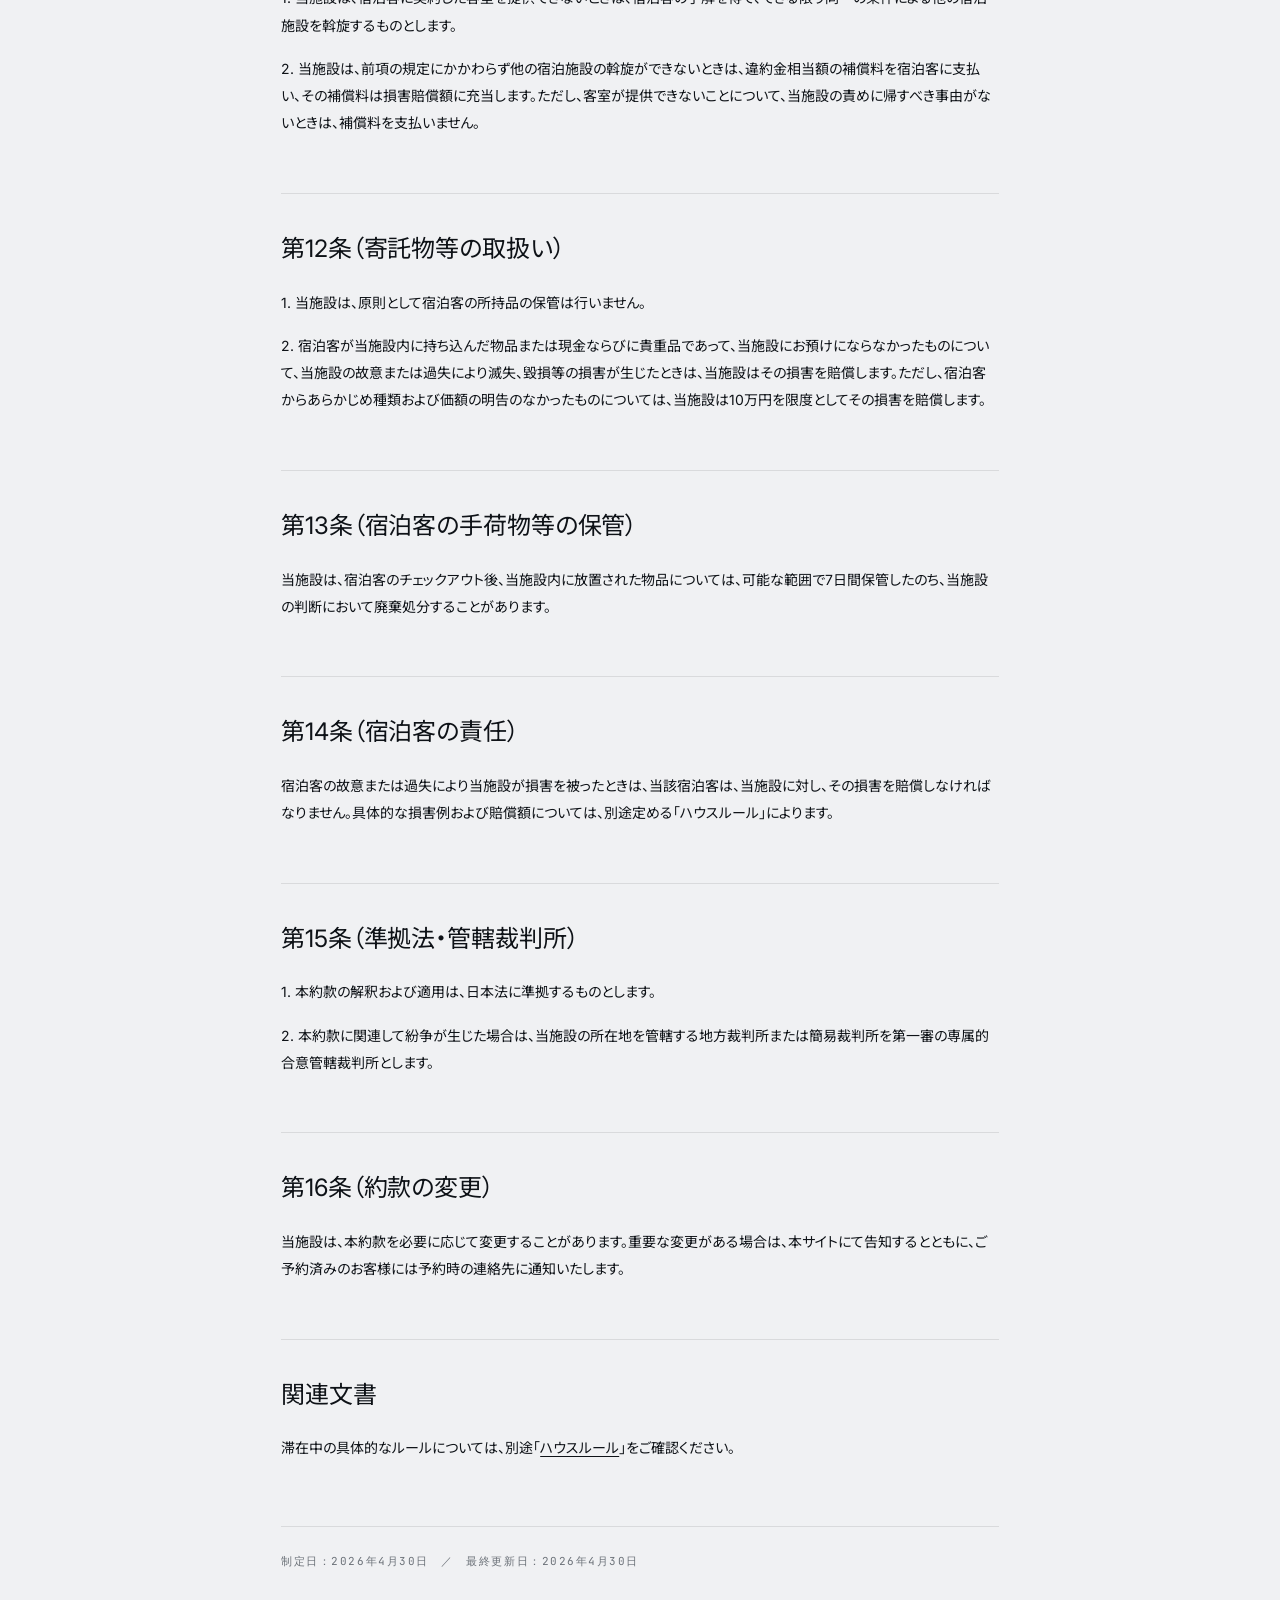
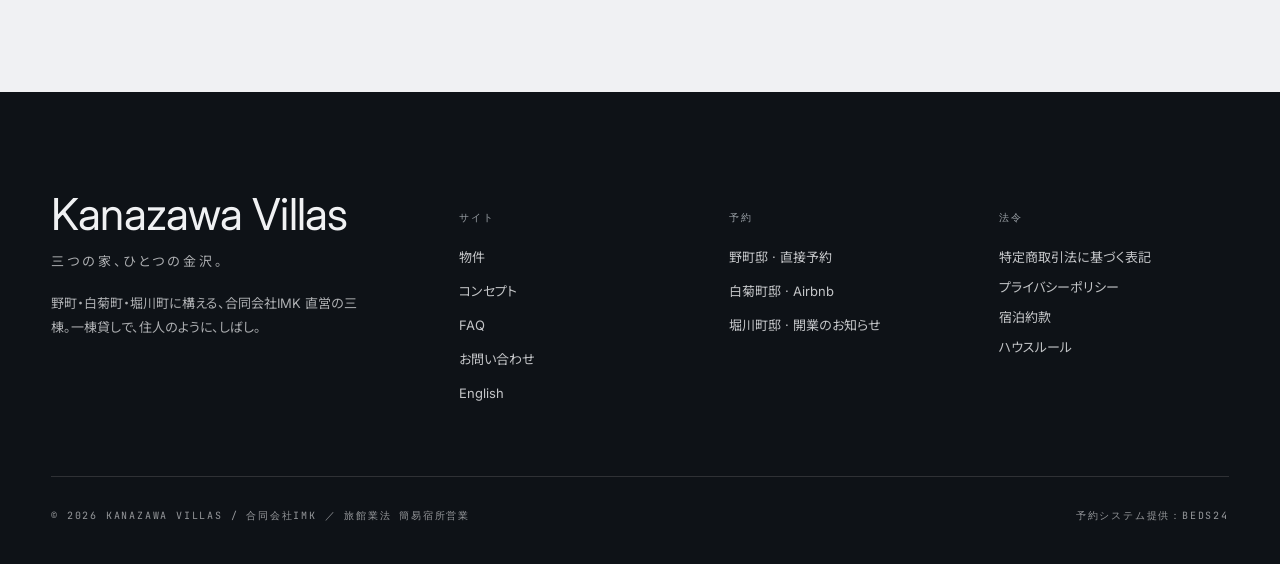
<file: legal/terms.html>
<!doctype html>
<html lang="ja">
<head>
  <meta charset="utf-8"/>
  <!-- Google Analytics 4 (gtag.js) -->
  <script async src="https://www.googletagmanager.com/gtag/js?id=G-66ERFZ5CFB"></script>
  <script>
    window.dataLayer = window.dataLayer || [];
    function gtag(){dataLayer.push(arguments);}
    gtag('js', new Date());
    gtag('config', 'G-66ERFZ5CFB', {
      'anonymize_ip': true
    });
  </script>
  <meta name="viewport" content="width=device-width, initial-scale=1"/>
  <meta name="description" content="宿泊約款 — 金沢ヴィラズ（合同会社IMK）"/>
  <title>宿泊約款 — Kanazawa Villas</title>

  <link rel="preconnect" href="https://fonts.googleapis.com"/>
  <link rel="preconnect" href="https://fonts.gstatic.com" crossorigin/>
  <link href="https://fonts.googleapis.com/css2?family=Cormorant+Garamond:ital,wght@0,300;0,400;0,500;1,300;1,400&amp;family=Shippori+Mincho:wght@400;500;600&amp;family=Noto+Serif+JP:wght@300;400;500&amp;family=Inter:wght@300;400;500&amp;family=Noto+Sans+JP:wght@300;400&amp;family=JetBrains+Mono:wght@400;500&amp;display=swap" rel="stylesheet"/>
  <link rel="stylesheet" href="../styles.css">
</head>
<body class="subpage">

<header class="site-header">
  <a href="../index.html" class="brand">
    <span class="brand-mark">Kanazawa Villas</span>
    <span class="brand-sub">Est. 2024 · Ishikawa</span>
  </a>
  <div class="header-drawer" data-component="header-drawer">
    <nav class="site-nav">
      <a href="../#villas">Villas</a>
      <a href="../#concept">Concept</a>
      <a href="../#neighborhood">Neighborhood</a>
      <a href="../#reviews">Reviews</a>
      <a href="../#faq">FAQ</a>
    </nav>
  </div>
  <div class="header-cta">
    <a href="https://beds24.com/booking2.php?propid=261406" target="_blank" rel="noopener" class="btn-book">
      <span class="btn-label-full">Book Direct</span>
      <span class="btn-label-short">Book</span>
      <span class="arrow"><svg viewBox="0 0 14 14" fill="none"><path d="M2 7h10M8 3l4 4-4 4" stroke="currentColor" stroke-width="1.25" stroke-linecap="round" stroke-linejoin="round"/></svg></span>
    </a>
    <button class="menu-toggle" data-component="menu-toggle" aria-label="Menu" aria-expanded="false">
      <span></span><span></span>
    </button>
  </div>
</header>

<section class="subpage-hero">
  <div class="eyebrow-row">LEGAL · 03</div>
  <h1>Accommodation Agreement</h1>
  <div class="jp-title">宿泊約款</div>
</section>

<main class="subpage-body">

  <div class="lang-toggle" data-component="legal-lang-toggle">
    <button class="active" data-target="jp">日本語</button>
    <button data-target="en">English</button>
  </div>

  <!-- ────────── 日本語版 ────────── -->
  <section class="lang-section active" data-lang-section="jp">
<p class="lead">本約款は、合同会社IMK（以下「当施設」といいます）が運営する宿泊施設「金沢ヴィラズ」（Nomachi Villa、Shiragiku Villa、Horikawa Villa を総称します）における、宿泊契約およびこれに関連する契約の条件を定めるものです。本約款に定めのない事項は、法令または一般に確立された慣習によります。</p>

  <h2>第1条（適用範囲）</h2>
  <p>1. 当施設が宿泊客との間で締結する宿泊契約およびこれに関連する契約は、本約款の定めるところによります。</p>
  <p>2. 当施設が、法令および慣習に反しない範囲で特約に応じたときは、その特約が本約款に優先するものとします。</p>
  <p>3. 当施設の利用にあたっては、別途定める「ハウスルール」も本約款の一部としてこれを遵守していただきます。</p>

  <h2>第2条（宿泊契約の申込み）</h2>
  <p>当施設に宿泊契約の申込みをしようとする者は、当施設が指定する予約サイト（Beds24等）または予約経路を通じて、以下の事項を申告するものとします。</p>
  <ul>
    <li>宿泊者の氏名・連絡先</li>
    <li>宿泊日および到着予定時刻</li>
    <li>宿泊人数</li>
    <li>宿泊料金（原則として基本宿泊料金による）</li>
    <li>その他当施設が必要と認める事項</li>
  </ul>

  <h2>第3条（宿泊契約の成立等）</h2>
  <p>1. 宿泊契約は、当施設が前条の申込みを承諾したときに成立するものとします。ただし、当施設が承諾をしなかったことを証明したときは、この限りではありません。</p>
  <p>2. 前項の規定により宿泊契約が成立したときは、予約時に当施設が定める宿泊料金等を、当施設が指定する決済方法によりお支払いいただきます。</p>
  <p>3. 第5条および第6条の規定により宿泊契約の解除等が生じたときは、当該宿泊料金等は違約金等に充当し、残額があれば、所定の決済方法と同一の方法により返金します。</p>

  <h2>第4条（宿泊契約締結の拒否）</h2>
  <p>当施設は、次に掲げる場合において、宿泊契約の締結に応じないことがあります。</p>
  <ol>
    <li>宿泊の申込みが、本約款によらないとき</li>
    <li>満室により客室の余裕がないとき</li>
    <li>宿泊しようとする者が、宿泊に関し、法令の規定、公の秩序もしくは善良の風俗に反する行為をするおそれがあると認められるとき</li>
    <li>宿泊しようとする者が、暴力団、暴力団員、暴力団準構成員もしくは暴力団関係者その他の反社会的勢力（以下「反社会的勢力」といいます）であると認められるとき</li>
    <li>宿泊しようとする者が、反社会的勢力が事業活動を支配する法人その他の団体であるとき</li>
    <li>宿泊しようとする者が、法人でその役員のうちに反社会的勢力に該当する者があるものであるとき</li>
    <li>宿泊しようとする者が、他の宿泊客に著しい迷惑を及ぼす言動をしたとき</li>
    <li>宿泊しようとする者が、伝染病者であると明らかに認められるとき</li>
    <li>宿泊に関し合理的な範囲を超える負担を求められたとき</li>
    <li>天災、施設の故障、その他やむを得ない事由により宿泊させることができないとき</li>
    <li>宿泊しようとする者が、泥酔者等で他の宿泊客に著しく迷惑を及ぼすおそれがあると認められるとき、または宿泊客が他の宿泊客に著しく迷惑を及ぼす言動をしたとき</li>
  </ol>

  <h2>第5条（宿泊客の契約解除権）</h2>
  <p>1. 宿泊客は、当施設に申し出て、宿泊契約を解除することができます。</p>
  <p>2. 当施設は、宿泊客がその責めに帰すべき事由により宿泊契約の全部または一部を解除した場合は、以下の違約金（キャンセル料）を申し受けます。</p>

  <h3>キャンセル料</h3>
  <table class="info-table">
    <tbody>
      <tr><th>チェックイン日の<br/>5日前まで</th><td>無料</td></tr>
      <tr><th>チェックイン日の<br/>4日前以降</th><td>宿泊料金の100%</td></tr>
      <tr><th>連絡なき不泊<br/>（No Show）</th><td>宿泊料金の100%</td></tr>
    </tbody>
  </table>

  <p>3. 当施設は、宿泊客が連絡をしないで宿泊日当日のチェックイン予定時刻（あらかじめ到着予定時刻が明示されていない場合は、原則としてチェックイン時刻から24時間）を経過しても到着しないときは、その宿泊契約は宿泊客により解除されたものとみなして処理することがあります。</p>

  <h2>第6条（当施設の契約解除権）</h2>
  <p>当施設は、次に掲げる場合においては、宿泊契約を解除することがあります。</p>
  <ol>
    <li>宿泊客が、宿泊に関し、法令の規定、公の秩序もしくは善良の風俗に反する行為をするおそれがあると認められるとき、または同行為をしたと認められるとき</li>
    <li>宿泊客が、第5条第4号から第6号までに該当することが判明したとき</li>
    <li>宿泊客が、当施設内において、他の宿泊客に著しい迷惑を及ぼす言動をしたとき</li>
    <li>宿泊客が、ハウスルールに違反したとき（喫煙、ペット同伴、無断の予約外宿泊者の招き入れ、騒音による近隣への迷惑行為等）</li>
    <li>宿泊客が、伝染病者であると明らかに認められるとき</li>
    <li>天災等不可抗力に起因する事由により宿泊させることができないとき</li>
    <li>寝室内で、寝たばこ、消防用設備等に対するいたずら、その他当施設が定める利用規則の禁止事項に従わないとき</li>
  </ol>

  <h2>第7条（宿泊の登録）</h2>
  <p>1. 宿泊客は、宿泊日当日、当施設の指定する方法により、次の事項を申告しなければなりません。</p>
  <ul>
    <li>宿泊客の氏名、住所、連絡先、職業</li>
    <li>外国人にあっては、国籍、旅券番号、入国地および入国年月日</li>
    <li>出発日および出発予定時刻</li>
    <li>その他当施設が必要と認める事項</li>
  </ul>
  <p>2. 上記の事項は、旅館業法第6条に基づく宿泊者名簿の作成のため必要なものです。</p>

  <h2>第8条（客室の使用時間）</h2>
  <p>1. 宿泊客が当施設の客室を使用できる時間は、原則として到着日の午後3時から出発日の午前11時までとします。ただし、連続して宿泊する場合においては、到着日および出発日を除き、終日使用することができます。</p>
  <p>2. 当施設は、前項の規定にかかわらず、同項に定める時間外の客室の使用に応じることがあります。この場合、別途追加料金を申し受けることがあります。</p>

  <h2>第9条（料金の支払い）</h2>
  <p>1. 宿泊客が支払うべき宿泊料金等の内訳および算定方法は、各物件の予約ページにて明示します。</p>
  <p>2. 前項の宿泊料金等の支払いは、原則としてご予約確定時にクレジットカードにより行うものとします。</p>
  <p>3. 当施設が宿泊客に客室を提供し、使用が可能になったのち、宿泊客が任意に宿泊しなかった場合においても、宿泊料金は申し受けます。</p>

  <h2>第10条（当施設の責任）</h2>
  <p>当施設は、宿泊契約および本約款に基づく契約の履行に当たり、または、それらの不履行により宿泊客に損害を与えたときは、その損害を賠償します。ただし、それが当施設の責めに帰すべき事由によるものでないときは、この限りではありません。</p>

  <h2>第11条（契約した客室の提供ができないときの取扱い）</h2>
  <p>1. 当施設は、宿泊客に契約した客室を提供できないときは、宿泊客の了解を得て、できる限り同一の条件による他の宿泊施設を斡旋するものとします。</p>
  <p>2. 当施設は、前項の規定にかかわらず他の宿泊施設の斡旋ができないときは、違約金相当額の補償料を宿泊客に支払い、その補償料は損害賠償額に充当します。ただし、客室が提供できないことについて、当施設の責めに帰すべき事由がないときは、補償料を支払いません。</p>

  <h2>第12条（寄託物等の取扱い）</h2>
  <p>1. 当施設は、原則として宿泊客の所持品の保管は行いません。</p>
  <p>2. 宿泊客が当施設内に持ち込んだ物品または現金ならびに貴重品であって、当施設にお預けにならなかったものについて、当施設の故意または過失により滅失、毀損等の損害が生じたときは、当施設はその損害を賠償します。ただし、宿泊客からあらかじめ種類および価額の明告のなかったものについては、当施設は10万円を限度としてその損害を賠償します。</p>

  <h2>第13条（宿泊客の手荷物等の保管）</h2>
  <p>当施設は、宿泊客のチェックアウト後、当施設内に放置された物品については、可能な範囲で7日間保管したのち、当施設の判断において廃棄処分することがあります。</p>

  <h2>第14条（宿泊客の責任）</h2>
  <p>宿泊客の故意または過失により当施設が損害を被ったときは、当該宿泊客は、当施設に対し、その損害を賠償しなければなりません。具体的な損害例および賠償額については、別途定める「ハウスルール」によります。</p>

  <h2>第15条（準拠法・管轄裁判所）</h2>
  <p>1. 本約款の解釈および適用は、日本法に準拠するものとします。</p>
  <p>2. 本約款に関連して紛争が生じた場合は、当施設の所在地を管轄する地方裁判所または簡易裁判所を第一審の専属的合意管轄裁判所とします。</p>

  <h2>第16条（約款の変更）</h2>
  <p>当施設は、本約款を必要に応じて変更することがあります。重要な変更がある場合は、本サイトにて告知するとともに、ご予約済みのお客様には予約時の連絡先に通知いたします。</p>

  <h2>関連文書</h2>
  <p>滞在中の具体的なルールについては、別途「<a href="house-rules.html" style="text-decoration:underline; text-underline-offset:3px;">ハウスルール</a>」をご確認ください。</p>
  </section>

  <!-- ────────── English version ────────── -->
  <section class="lang-section" data-lang-section="en">

    <p class="lead">These Accommodation Terms govern the contract between IMK LLC ("we", "us", "our") and guests of "Kanazawa Villas" — Nomachi Villa, Shiragiku Villa, and Horikawa Villa (collectively, "the facility"). This English version is a summary translation; the Japanese version is the official, governing document.</p>

    <h2>Article 1. Scope</h2>
    <p>The accommodation contract and any related contracts between us and the guest are governed by these Terms. Where lawful and customary, special agreements may take precedence. Use of the facility is also subject to our House Rules, which form part of these Terms.</p>

    <h2>Article 2. Booking Application</h2>
    <p>To apply for an accommodation contract, guests must provide their name and contact details, dates of stay, expected arrival time, number of guests, and any other information we may require, via our designated booking platforms (e.g., Beds24).</p>

    <h2>Article 3. Formation of Contract</h2>
    <p>The accommodation contract is formed when we accept a booking application. Upon formation, the guest pays the accommodation charges in full at the time of booking by our designated payment method (Stripe). If a contract is later cancelled or terminated under Articles 5 or 6, the charges may be applied to cancellation fees, with any balance refunded by the same payment method.</p>

    <h2>Article 4. Refusal of Contract</h2>
    <p>We may refuse to enter into an accommodation contract in cases including, but not limited to: applications that do not comply with these Terms; full occupancy; conduct contrary to law or public order; suspected affiliation with anti-social forces; serious nuisance to other guests; communicable disease; force majeure; or significant intoxication or other behavior likely to disturb others.</p>

    <h2>Article 5. Right to Cancel</h2>
    <p>Guests may cancel by notifying us. Cancellation fees apply as follows:</p>
    <table class="info-table">
      <tbody>
        <tr><th>5+ days before<br/>check-in</th><td>No charge</td></tr>
        <tr><th>4 days or less<br/>before check-in</th><td>100% of accommodation charges</td></tr>
        <tr><th>No-show</th><td>100% of accommodation charges</td></tr>
      </tbody>
    </table>
    <p>If a guest does not arrive by the scheduled check-in time and has not notified us, we may treat the booking as cancelled by the guest.</p>

    <h2>Article 6. Our Right to Terminate</h2>
    <p>We may terminate the contract if a guest engages in conduct contrary to law or public order, falls under any of the categories in Article 4, causes serious nuisance to other guests, violates the House Rules (including smoking, pets, unregistered guests, or noise complaints), or in cases of force majeure.</p>

    <h2>Article 7. Guest Registration</h2>
    <p>On the day of arrival, guests must provide name, address, contact details, and occupation; for non-Japanese guests, also nationality, passport number, and entry information. This is required by Article 6 of the Hotel Business Act.</p>

    <h2>Article 8. Use of Rooms</h2>
    <p>Rooms may be used from 15:00 on the arrival day until 11:00 on the departure day. Continuous stays may use the room throughout the day, except on arrival and departure days. Use outside these hours may be arranged with additional charges.</p>

    <h2>Article 9. Payment</h2>
    <p>Charges and payment methods are stated on each villa's booking page. Payment is made at the time of booking by credit card. If the guest does not stay despite the room being made available, the full charge is still payable.</p>

    <h2>Article 10. Our Liability</h2>
    <p>We will compensate the guest for damages caused by our breach of contract, except where the cause is not attributable to us.</p>

    <h2>Article 11. Inability to Provide the Reserved Room</h2>
    <p>If we cannot provide the reserved room, we will, with the guest's consent, arrange alternative accommodation of similar standards where possible. If alternative accommodation cannot be arranged, we will pay compensation equivalent to the cancellation fee, except where the inability is not attributable to us.</p>

    <h2>Article 12. Deposited Items</h2>
    <p>We do not generally provide storage for guest belongings. For items brought into the facility but not deposited with us, we are liable for damages caused by our intent or negligence; for items whose nature and value were not declared in advance, our liability is capped at JPY 100,000.</p>

    <h2>Article 13. Items Left After Check-Out</h2>
    <p>Items left at the facility after check-out may be stored for up to seven days, after which they may be disposed of at our discretion.</p>

    <h2>Article 14. Guest Liability</h2>
    <p>If a guest causes damage to the facility through intent or negligence, the guest must compensate us. Specific examples and amounts are set out in the House Rules.</p>

    <h2>Article 15. Governing Law and Jurisdiction</h2>
    <p>These Terms are governed by the laws of Japan. Disputes will be subject to the exclusive jurisdiction of the courts having jurisdiction over the location of the facility.</p>

    <h2>Article 16. Changes</h2>
    <p>We may revise these Terms as needed. Material changes will be announced on this site, and existing bookings will be notified at the contact details provided.</p>

    <h2>Related Documents</h2>
    <p>For specific rules during your stay, please refer to the <a href="house-rules.html#en" style="text-decoration:underline; text-underline-offset:3px;">House Rules</a>.</p>

    <p style="margin-top: 32px; color: var(--muted); font-size: 13px;"><em>Note: The Japanese version of these Terms is the official, governing version. This English translation is provided for convenience.</em></p>

  </section>

  <div class="updated">制定日：2026年4月30日　／　最終更新日：2026年4月30日</div>
</main>

<!-- ============================================================
     STATIC FALLBACK for crawlers (Stripe, SEO, AI search).
     These links must be discoverable without JS.
     ============================================================ -->
<div class="seo-fallback" aria-label="Site links">
  <h2>Legal & site information</h2>
  <ul>
    <li><a href="tokushoho.html">特定商取引法に基づく表記</a></li>
    <li><a href="privacy.html">Privacy Policy</a></li>
    <li><a href="terms.html">Accommodation Agreement</a></li>
    <li><a href="house-rules.html">House Rules</a></li>
    <li><a href="../index.html">Home</a></li>
    <li><a href="../contact.html">Contact</a></li>
    <li><a href="https://beds24.com/booking2.php?propid=261406" rel="noopener">Book Nomachi Villa directly</a></li>
    <li><a href="https://airbnb.jp/h/shiragiku-villa" rel="noopener">Book Shiragiku Villa on Airbnb</a></li>
  </ul>
</div>

<!-- ============================================================
     FOOTER (injected by script.js)
     ============================================================ -->
<footer class="site-footer" data-component="site-footer"></footer>

<script src="../script.js"></script>
</body>
</html>
</file>
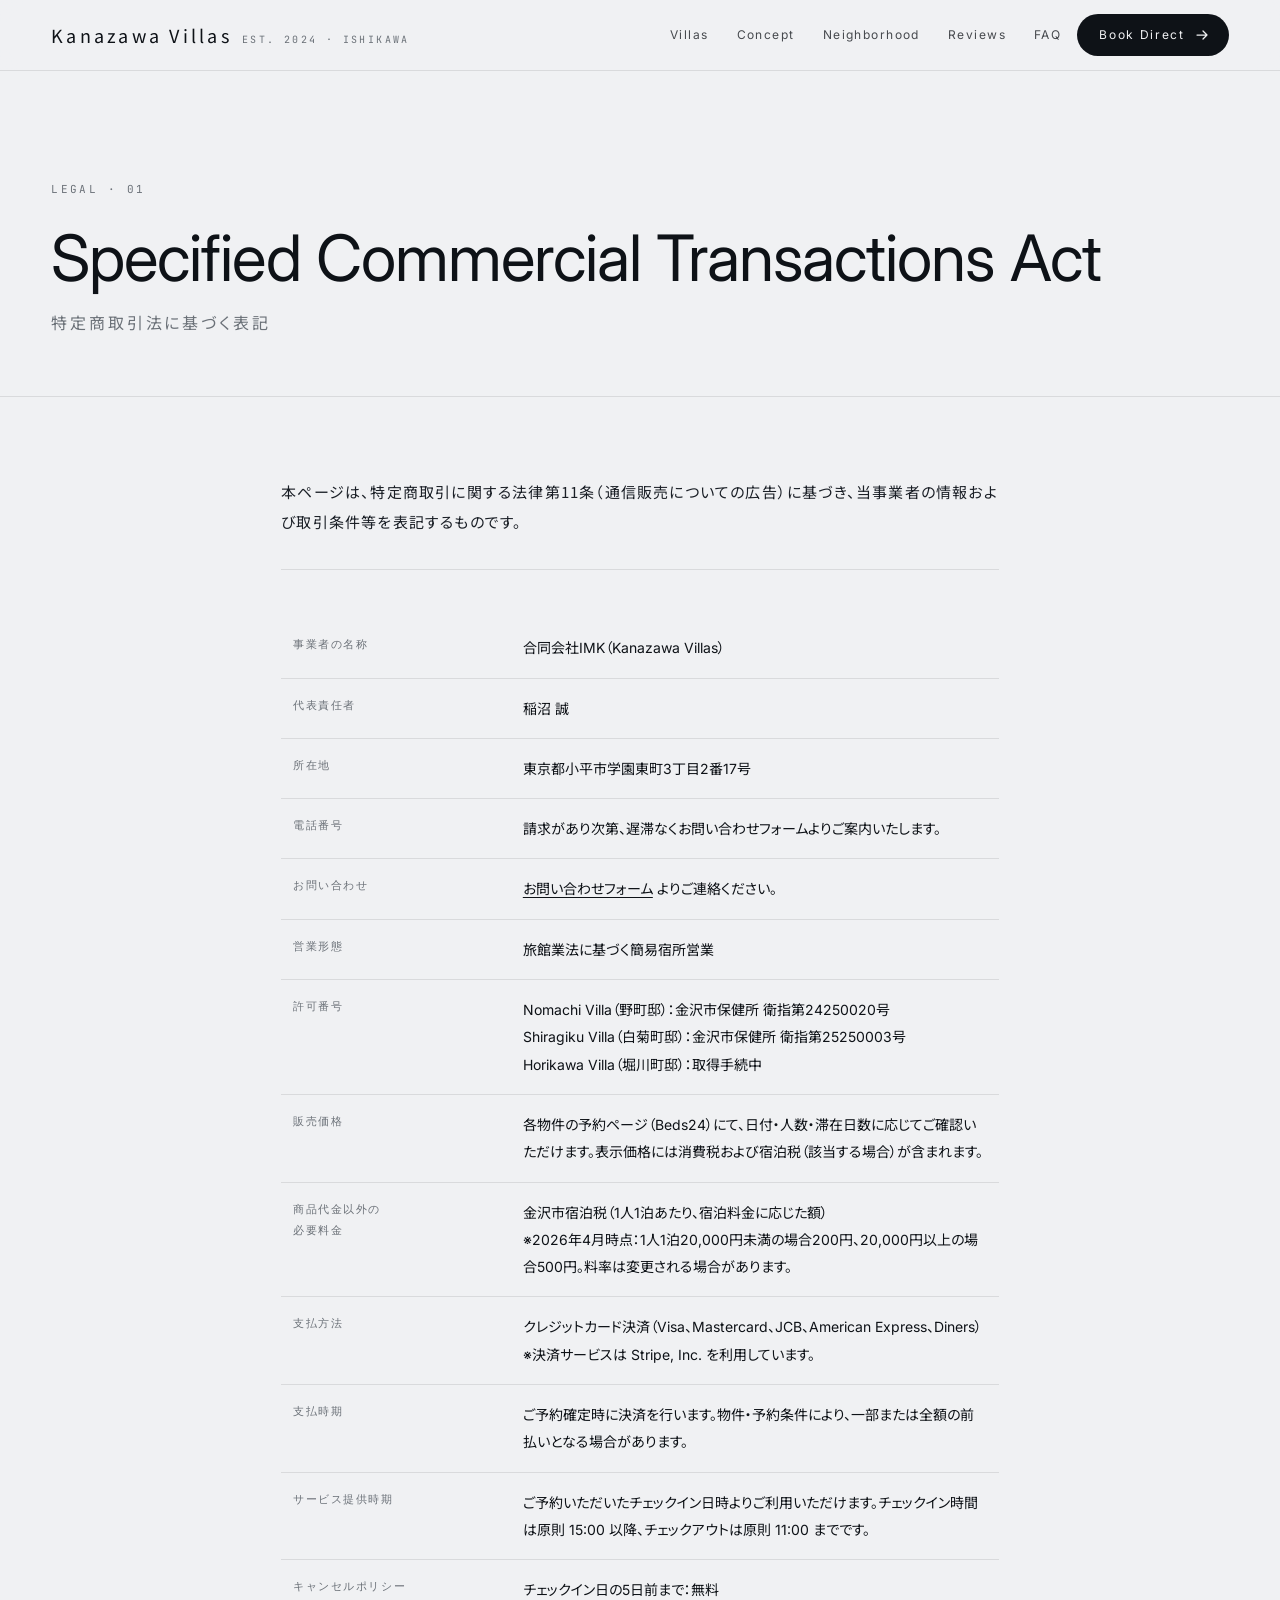
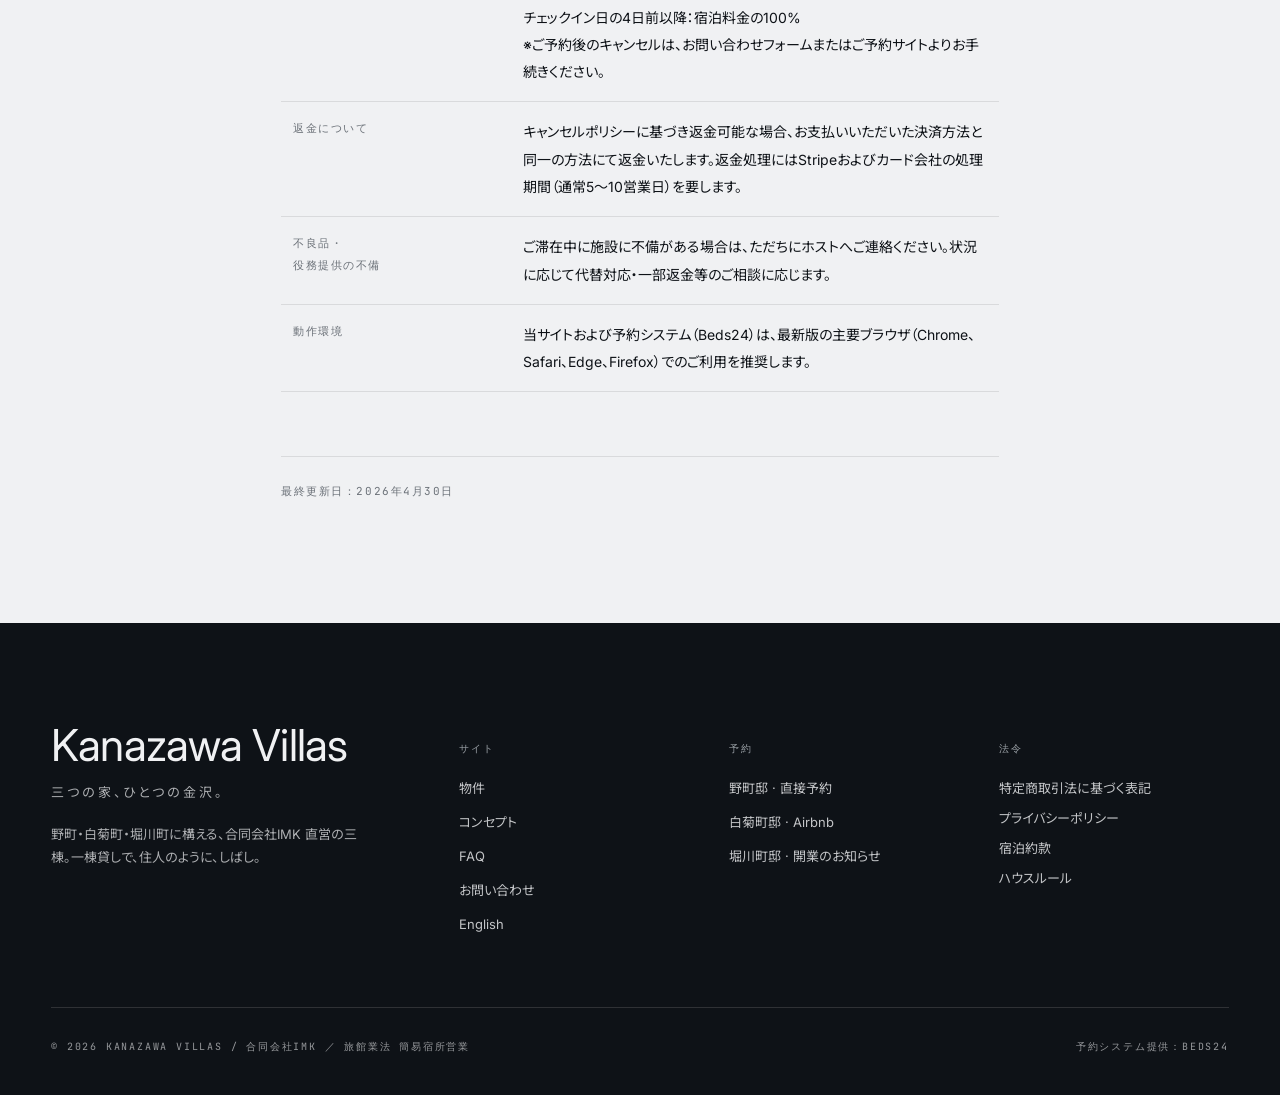
<file: legal/tokushoho.html>
<!doctype html>
<html lang="ja">
<head>
  <meta charset="utf-8"/>
  <!-- Google Analytics 4 (gtag.js) -->
  <script async src="https://www.googletagmanager.com/gtag/js?id=G-66ERFZ5CFB"></script>
  <script>
    window.dataLayer = window.dataLayer || [];
    function gtag(){dataLayer.push(arguments);}
    gtag('js', new Date());
    gtag('config', 'G-66ERFZ5CFB', {
      'anonymize_ip': true
    });
  </script>
  <meta name="viewport" content="width=device-width, initial-scale=1"/>
  <meta name="description" content="特定商取引法に基づく表記 — 金沢ヴィラズ（合同会社IMK）"/>
  <title>特定商取引法に基づく表記 — Kanazawa Villas</title>

  <link rel="preconnect" href="https://fonts.googleapis.com"/>
  <link rel="preconnect" href="https://fonts.gstatic.com" crossorigin/>
  <link href="https://fonts.googleapis.com/css2?family=Cormorant+Garamond:ital,wght@0,300;0,400;0,500;1,300;1,400&amp;family=Shippori+Mincho:wght@400;500;600&amp;family=Noto+Serif+JP:wght@300;400;500&amp;family=Inter:wght@300;400;500&amp;family=Noto+Sans+JP:wght@300;400&amp;family=JetBrains+Mono:wght@400;500&amp;display=swap" rel="stylesheet"/>
  <link rel="stylesheet" href="../styles.css">
</head>
<body class="subpage">

<header class="site-header">
  <a href="../index.html" class="brand">
    <span class="brand-mark">Kanazawa Villas</span>
    <span class="brand-sub">Est. 2024 · Ishikawa</span>
  </a>
  <div class="header-drawer" data-component="header-drawer">
    <nav class="site-nav">
      <a href="../#villas">Villas</a>
      <a href="../#concept">Concept</a>
      <a href="../#neighborhood">Neighborhood</a>
      <a href="../#reviews">Reviews</a>
      <a href="../#faq">FAQ</a>
    </nav>
  </div>
  <div class="header-cta">
    <a href="https://beds24.com/booking2.php?propid=261406" target="_blank" rel="noopener" class="btn-book">
      <span class="btn-label-full">Book Direct</span>
      <span class="btn-label-short">Book</span>
      <span class="arrow"><svg viewBox="0 0 14 14" fill="none"><path d="M2 7h10M8 3l4 4-4 4" stroke="currentColor" stroke-width="1.25" stroke-linecap="round" stroke-linejoin="round"/></svg></span>
    </a>
    <button class="menu-toggle" data-component="menu-toggle" aria-label="Menu" aria-expanded="false">
      <span></span><span></span>
    </button>
  </div>
</header>

<section class="subpage-hero">
  <div class="eyebrow-row">LEGAL · 01</div>
  <h1>Specified Commercial Transactions Act</h1>
  <div class="jp-title">特定商取引法に基づく表記</div>
</section>

<main class="subpage-body">
  <p class="lead">本ページは、特定商取引に関する法律第11条（通信販売についての広告）に基づき、当事業者の情報および取引条件等を表記するものです。</p>

  <table class="info-table">
    <tbody>
      <tr><th>事業者の名称</th><td>合同会社IMK（Kanazawa Villas）</td></tr>
      <tr><th>代表責任者</th><td>稲沼 誠</td></tr>
      <tr><th>所在地</th><td>東京都小平市学園東町3丁目2番17号</td></tr>
      <tr><th>電話番号</th><td>請求があり次第、遅滞なくお問い合わせフォームよりご案内いたします。</td></tr>
      <tr><th>お問い合わせ</th><td><a href="../contact.html" style="text-decoration:underline; text-underline-offset:3px;">お問い合わせフォーム</a> よりご連絡ください。</td></tr>
      <tr><th>営業形態</th><td>旅館業法に基づく簡易宿所営業</td></tr>
      <tr><th>許可番号</th><td>
        Nomachi Villa（野町邸）：金沢市保健所 衛指第24250020号<br/>
        Shiragiku Villa（白菊町邸）：金沢市保健所 衛指第25250003号<br/>
        Horikawa Villa（堀川町邸）：取得手続中
      </td></tr>
      <tr><th>販売価格</th><td>各物件の予約ページ（Beds24）にて、日付・人数・滞在日数に応じてご確認いただけます。表示価格には消費税および宿泊税（該当する場合）が含まれます。</td></tr>
      <tr><th>商品代金以外の<br/>必要料金</th><td>金沢市宿泊税（1人1泊あたり、宿泊料金に応じた額）<br/>※2026年4月時点：1人1泊20,000円未満の場合200円、20,000円以上の場合500円。料率は変更される場合があります。</td></tr>
      <tr><th>支払方法</th><td>クレジットカード決済（Visa、Mastercard、JCB、American Express、Diners）<br/>※決済サービスは Stripe, Inc. を利用しています。</td></tr>
      <tr><th>支払時期</th><td>ご予約確定時に決済を行います。物件・予約条件により、一部または全額の前払いとなる場合があります。</td></tr>
      <tr><th>サービス提供時期</th><td>ご予約いただいたチェックイン日時よりご利用いただけます。チェックイン時間は原則 15:00 以降、チェックアウトは原則 11:00 までです。</td></tr>
      <tr><th>キャンセルポリシー</th><td>
        チェックイン日の5日前まで：無料<br/>
        チェックイン日の4日前以降：宿泊料金の100%<br/>
        ※ご予約後のキャンセルは、お問い合わせフォームまたはご予約サイトよりお手続きください。
      </td></tr>
      <tr><th>返金について</th><td>キャンセルポリシーに基づき返金可能な場合、お支払いいただいた決済方法と同一の方法にて返金いたします。返金処理にはStripeおよびカード会社の処理期間（通常5〜10営業日）を要します。</td></tr>
      <tr><th>不良品・<br/>役務提供の不備</th><td>ご滞在中に施設に不備がある場合は、ただちにホストへご連絡ください。状況に応じて代替対応・一部返金等のご相談に応じます。</td></tr>
      <tr><th>動作環境</th><td>当サイトおよび予約システム（Beds24）は、最新版の主要ブラウザ（Chrome、Safari、Edge、Firefox）でのご利用を推奨します。</td></tr>
    </tbody>
  </table>

  <div class="updated">最終更新日：2026年4月30日</div>
</main>

<!-- ============================================================
     STATIC FALLBACK for crawlers (Stripe, SEO, AI search).
     These links must be discoverable without JS.
     ============================================================ -->
<div class="seo-fallback" aria-label="Site links">
  <h2>Legal & site information</h2>
  <ul>
    <li><a href="tokushoho.html">特定商取引法に基づく表記</a></li>
    <li><a href="privacy.html">Privacy Policy</a></li>
    <li><a href="terms.html">Accommodation Agreement</a></li>
    <li><a href="house-rules.html">House Rules</a></li>
    <li><a href="../index.html">Home</a></li>
    <li><a href="../contact.html">Contact</a></li>
    <li><a href="https://beds24.com/booking2.php?propid=261406" rel="noopener">Book Nomachi Villa directly</a></li>
    <li><a href="https://airbnb.jp/h/shiragiku-villa" rel="noopener">Book Shiragiku Villa on Airbnb</a></li>
  </ul>
</div>

<!-- ============================================================
     FOOTER (injected by script.js)
     ============================================================ -->
<footer class="site-footer" data-component="site-footer"></footer>

<script src="../script.js"></script>
</body>
</html>
</file>
<file: styles.css>
/* ============================================================
   金沢ヴィラズ — Kanazawa Villas
   styles.css
   Theme: refined minimalism · monochrome · aizumi accent
   ============================================================ */

:root {
  /* Ink — cool blue-black, single source of truth for text */
  --ink: #0e1217;
  --ink-soft: #1a1f26;
  --ink-mute: #444a52;

  /* Paper — neutral cool greys, no warmth */
  --paper: #f0f1f3;
  --paper-warm: #e8eaec;
  --paper-deep: #d6d9dc;

  /* Lines & dividers */
  --line: rgba(14, 18, 23, 0.10);
  --line-strong: rgba(14, 18, 23, 0.22);

  /* Muted text */
  --muted: #6b7178;
  --muted-soft: #9aa0a6;

  /* Accent — aizumi (indigo-grey) — the only chromatic note */
  --accent: #3a4a52;
  --accent-deep: #28343b;
  --accent-cool: #3a4a52;
  --highlight: #3a4a52;

  /* Typography — Helvetica-style sans, modernist */
  --f-display: "Inter", "Noto Sans JP", "Helvetica Neue", "Helvetica", "Arial", system-ui, sans-serif;
  --f-jp-display: "Noto Sans JP", "Inter", "Helvetica Neue", system-ui, sans-serif;
  --f-body: "Inter", "Noto Sans JP", "Helvetica Neue", system-ui, sans-serif;
  --f-mono: "JetBrains Mono", "Inter", ui-monospace, monospace;

  --page-x: clamp(20px, 4vw, 64px);
  --section-y: clamp(80px, 10vw, 160px);
}

/* ── Reset / Base ───────────────────────────────────────────── */
*, *::before, *::after { box-sizing: border-box; }
html, body { margin: 0; padding: 0; }
body {
  background: var(--paper);
  color: var(--ink);
  font-family: var(--f-body);
  font-feature-settings: "palt";
  font-size: 15px;
  line-height: 1.7;
  -webkit-font-smoothing: antialiased;
  overflow-x: hidden;
}
a { color: inherit; text-decoration: none; }
img { max-width: 100%; display: block; }
button { font: inherit; cursor: pointer; background: none; border: none; color: inherit; padding: 0; }
h1, h2, h3, h4 { margin: 0; font-weight: 400; letter-spacing: 0.01em; }
p { margin: 0; }

/* Visually hidden — for SEO/accessibility H1 etc., not shown to sighted users */
.visually-hidden {
  position: absolute;
  width: 1px;
  height: 1px;
  padding: 0;
  margin: -1px;
  overflow: hidden;
  clip: rect(0, 0, 0, 0);
  white-space: nowrap;
  border: 0;
}

/* SEO/Crawler fallback: discoverable links for crawlers, AI search,
   and Stripe review even when JS is disabled. Hidden from sighted users
   because the visible footer (JS-injected) carries the same links. */
.seo-fallback {
  position: absolute;
  width: 1px;
  height: 1px;
  padding: 0;
  margin: -1px;
  overflow: hidden;
  clip: rect(0, 0, 0, 0);
  white-space: nowrap;
  border: 0;
}

/* ── Typography helpers ─────────────────────────────────────── */
.display { font-family: var(--f-display); font-weight: 400; letter-spacing: -0.02em; line-height: 1.05; }
.jp-display { font-family: var(--f-jp-display); font-weight: 400; letter-spacing: 0.04em; }
.eyebrow { font-family: var(--f-mono); font-size: 11px; letter-spacing: 0.22em; text-transform: uppercase; color: var(--muted); }

/* ── Header ─────────────────────────────────────────────────── */
.site-header {
  position: fixed;
  top: 0; left: 0; right: 0;
  z-index: 50;
  padding: 14px var(--page-x);
  display: flex;
  align-items: center;
  justify-content: space-between;
  gap: 16px;
  background: color-mix(in oklab, var(--paper) 88%, transparent);
  backdrop-filter: blur(12px);
  -webkit-backdrop-filter: blur(12px);
  border-bottom: 1px solid var(--line);
}
.site-header .brand {
  display: flex;
  align-items: baseline;
  gap: 10px;
  flex-shrink: 0;
  min-width: 0;
}
.site-header .brand-mark {
  font-family: var(--f-jp-display);
  font-size: 18px;
  letter-spacing: 0.18em;
  white-space: nowrap;
}
.site-header .brand-sub {
  font-family: var(--f-mono);
  font-size: 10px;
  letter-spacing: 0.24em;
  color: var(--muted);
  text-transform: uppercase;
  white-space: nowrap;
}

.header-drawer {
  display: flex;
  align-items: center;
  gap: 18px;
  flex: 1;
  justify-content: flex-end;
}
.site-nav { display: flex; gap: 28px; align-items: center; }
.site-nav a {
  font-size: 12px;
  letter-spacing: 0.12em;
  color: var(--ink);
  opacity: 0.75;
  transition: opacity 0.2s;
  white-space: nowrap;
}
.site-nav a:hover { opacity: 1; }

.lang-switch {
  display: flex;
  gap: 2px;
  font-family: var(--f-mono);
  font-size: 10px;
  letter-spacing: 0.1em;
  border: 1px solid var(--line-strong);
  border-radius: 999px;
  padding: 3px;
  flex-shrink: 0;
}
.lang-switch button,
.lang-switch a {
  display: inline-block;
  padding: 4px 10px;
  border-radius: 999px;
  opacity: 0.55;
  transition: all 0.2s;
  text-decoration: none;
  color: inherit;
  line-height: 1.4;
}
.lang-switch button.active,
.lang-switch a.active,
.lang-switch a[aria-current="page"] {
  background: var(--ink);
  color: var(--paper);
  opacity: 1;
}
/* The drawer copy of the switcher is shown only on mobile;
   the desktop copy is hidden inside the drawer media query below. */
.lang-switch-desktop { display: flex; }
.header-drawer .lang-switch { display: none; }

.header-cta { display: flex; align-items: center; gap: 12px; flex-shrink: 0; }

.menu-toggle {
  display: none;
  width: 40px;
  height: 40px;
  border: 1px solid var(--line-strong);
  border-radius: 999px;
  position: relative;
  flex-shrink: 0;
}
.menu-toggle span {
  position: absolute;
  left: 50%;
  top: 50%;
  width: 16px;
  height: 1px;
  background: var(--ink);
  transition: transform 0.25s ease, opacity 0.2s;
}
.menu-toggle span:nth-child(1) { transform: translate(-50%, -4px); }
.menu-toggle span:nth-child(2) { transform: translate(-50%, 3px); }
.menu-toggle[aria-expanded="true"] span:nth-child(1) { transform: translate(-50%, 0) rotate(45deg); }
.menu-toggle[aria-expanded="true"] span:nth-child(2) { transform: translate(-50%, 0) rotate(-45deg); }

/* Mobile header */
@media (max-width: 860px) {
  /* Remove backdrop-filter on mobile — it traps child fixed-position
     elements (the drawer) inside the header on iOS Safari. */
  .site-header {
    padding: 12px 18px;
    background: #f4f1ea;
    backdrop-filter: none;
    -webkit-backdrop-filter: none;
  }
  .site-header .brand-sub { display: none; }
  /* Mobile: keep a short "Book" CTA visible at all times; hide the arrow icon */
  .header-cta .btn-book {
    display: inline-flex;
    padding: 9px 16px;
    font-size: 11px;
    letter-spacing: 0.1em;
  }
  .header-cta .btn-book .btn-label-full { display: none; }
  .header-cta .btn-book .btn-label-short { display: inline; }
  .header-cta .btn-book .arrow { display: none; }
  .menu-toggle { display: block; position: relative; z-index: 60; }

  /* When menu is open, hamburger needs to stay tappable above drawer.
     Give it solid bg so the cross is clearly visible. */
  .menu-toggle[aria-expanded="true"] {
    background: #f4f1ea;
    border-color: var(--ink);
  }

  .header-drawer {
    position: fixed;
    top: 0;
    left: 0;
    right: 0;
    bottom: 0;
    width: 100vw;
    height: 100vh;
    height: 100dvh;
    background: #f4f1ea;            /* solid paper, no transparency */
    flex-direction: column;
    justify-content: center;
    align-items: center;
    gap: 36px;
    transform: translateX(100%);
    transition: transform 0.3s ease;
    padding: 80px 24px 32px;
    z-index: 55;                    /* below toggle (60), above page */
    opacity: 1;
    visibility: hidden;
  }
  .header-drawer[data-open="true"] {
    transform: translateX(0);
    visibility: visible;
  }

  .site-nav {
    flex-direction: column;
    gap: 24px;
  }
  .site-nav a {
    font-size: 22px;
    font-family: var(--f-display);
    font-weight: 400;
    letter-spacing: 0.04em;
    opacity: 1;
    color: var(--ink);
  }
  /* On mobile: show lang switch inside drawer, hide the desktop copy. */
  .header-drawer .lang-switch { display: flex; font-size: 12px; }
  .lang-switch-desktop { display: none; }
}

/* ── Buttons ────────────────────────────────────────────────── */
.btn-book {
  display: inline-flex;
  align-items: center;
  gap: 10px;
  padding: 11px 20px 11px 22px;
  background: var(--ink);
  color: var(--paper);
  border-radius: 999px;
  font-size: 12px;
  letter-spacing: 0.14em;
  transition: transform 0.2s, background 0.2s;
}
.btn-book:hover { background: var(--accent-deep, var(--ink-soft)); transform: translateY(-1px); }
.btn-book .arrow { width: 14px; height: 14px; display: inline-flex; align-items: center; justify-content: center; }
.btn-book .arrow svg { width: 100%; height: 100%; }
.btn-book .btn-label-short { display: none; }
.btn-book .btn-label-full { display: inline; }

.btn-ghost {
  display: inline-flex;
  align-items: center;
  gap: 10px;
  padding: 11px 22px;
  border: 1px solid var(--ink);
  border-radius: 999px;
  font-size: 12px;
  letter-spacing: 0.14em;
  color: var(--ink);
  transition: all 0.2s;
}
.btn-ghost:hover { background: var(--ink); color: var(--paper); }

/* ── Placeholder pattern (used for missing images) ──────────── */
.ph {
  position: relative;
  background:
    repeating-linear-gradient(45deg,
      color-mix(in oklab, var(--paper-deep) 80%, transparent) 0 12px,
      color-mix(in oklab, var(--paper-warm) 80%, transparent) 12px 24px),
    var(--paper-warm);
  overflow: hidden;
}
.ph::after {
  content: attr(data-label);
  position: absolute;
  inset: 0;
  display: flex;
  align-items: center;
  justify-content: center;
  font-family: var(--f-mono);
  font-size: 10px;
  letter-spacing: 0.2em;
  text-transform: uppercase;
  color: var(--ink);
  opacity: 0.55;
  text-align: center;
  padding: 20px;
}

/* ── Hero ───────────────────────────────────────────────────── */
.hero {
  position: relative;
  min-height: 100vh;
  min-height: 100dvh;
  padding: 0 var(--page-x);
  padding-top: 120px;
  padding-bottom: clamp(60px, 12vh, 120px);
  display: flex;
  flex-direction: column;
  justify-content: flex-end;
}
.hero-media { position: absolute; inset: 0; z-index: 0; }
.hero-media img { width: 100%; height: 100%; object-fit: cover; object-position: center; }
.hero-media::after {
  content: "";
  position: absolute; inset: 0;
  background: linear-gradient(to bottom,
    color-mix(in oklab, var(--paper) 30%, transparent) 0%,
    transparent 30%,
    transparent 55%,
    color-mix(in oklab, var(--ink) 40%, transparent) 100%);
}
.hero-inner { position: relative; z-index: 1; color: var(--paper); max-width: 1400px; }
.hero-eyebrow {
  font-family: var(--f-mono);
  font-size: 11px;
  letter-spacing: 0.24em;
  text-transform: uppercase;
  opacity: 0.85;
  margin-bottom: 32px;
  display: flex;
  align-items: center;
  gap: 14px;
}
.hero-eyebrow .dot { width: 6px; height: 6px; border-radius: 50%; background: var(--highlight); }
.hero-title {
  font-family: var(--f-display);
  font-weight: 300;
  font-size: clamp(48px, 8.5vw, 132px);
  line-height: 0.98;
  letter-spacing: -0.035em;
  margin-bottom: 24px;
}
.hero-title em { font-style: normal; font-family: var(--f-display); color: var(--highlight); font-weight: 400; }
.hero-sub {
  font-family: var(--f-body);
  font-size: clamp(15px, 1.3vw, 19px);
  letter-spacing: -0.005em;
  opacity: 0.92;
  max-width: 540px;
  line-height: 1.55;
  margin-bottom: 48px;
}
.hero-actions { display: flex; gap: 16px; flex-wrap: wrap; }
.hero-actions .btn-book { background: var(--paper); color: var(--ink); }
.hero-actions .btn-book.hero-secondary {
  background: var(--ink);
  color: var(--paper);
}
.hero-actions .btn-book.hero-secondary:hover {
  background: var(--ink-soft);
}
.hero-meta {
  display: flex;
  gap: 48px;
  flex-wrap: wrap;
  font-family: var(--f-mono);
  font-size: 11px;
  letter-spacing: 0.2em;
  text-transform: uppercase;
  opacity: 0.75;
  padding-top: 32px;
  margin-top: 48px;
  border-top: 1px solid rgba(244,241,234,0.2);
}
.hero-meta > div span { display: block; opacity: 0.6; margin-bottom: 4px; }

/* ── Section base ───────────────────────────────────────────── */
.section { padding: var(--section-y) var(--page-x); position: relative; }
.section-head {
  display: grid;
  grid-template-columns: 1fr 2fr;
  gap: 60px;
  margin-bottom: 80px;
  align-items: end;
}
@media (max-width: 860px) {
  .section-head { grid-template-columns: 1fr; gap: 24px; }
}
.section-label { font-family: var(--f-mono); font-size: 11px; letter-spacing: 0.24em; text-transform: uppercase; color: var(--muted); }
.section-label .num { display: inline-block; color: var(--accent); margin-right: 12px; }
.section-title {
  font-family: var(--f-display);
  font-weight: 300;
  font-size: clamp(34px, 5vw, 72px);
  line-height: 1.06;
  letter-spacing: -0.03em;
}
.section-title em { font-style: normal; color: var(--accent); font-weight: 400; }
.section-lede {
  font-family: var(--f-body);
  font-size: 15px;
  line-height: 1.65;
  letter-spacing: -0.003em;
  color: var(--ink-mute, var(--muted));
  max-width: 520px;
  margin-top: 20px;
}

/* ── Concept ────────────────────────────────────────────────── */
.concept { background: var(--paper-warm); }
.concept-head { max-width: 1200px; margin: 0 auto 60px; }
.concept-body { max-width: 780px; margin: 0 auto; text-align: center; }
.concept-body p {
  font-family: var(--f-body);
  font-size: clamp(17px, 1.5vw, 21px);
  line-height: 1.7;
  letter-spacing: -0.005em;
  margin-bottom: 28px;
  color: var(--ink-mute, var(--ink));
}
.concept-body em.serif-italic { font-family: var(--f-display); font-style: normal; font-weight: 500; color: var(--accent); }
.concept-body p.en {
  font-family: var(--f-display);
  font-style: normal;
  font-weight: 400;
  font-size: clamp(20px, 2vw, 28px);
  letter-spacing: -0.005em;
  color: var(--accent);
  margin-top: 40px;
}

/* ── Stats ──────────────────────────────────────────────────── */
.stats {
  display: grid;
  grid-template-columns: repeat(4, 1fr);
  gap: 40px;
  padding: 60px 0;
  border-top: 1px solid var(--line);
  border-bottom: 1px solid var(--line);
  max-width: 1200px;
  margin: 80px auto 0;
}
@media (max-width: 760px) {
  .stats { grid-template-columns: repeat(2, 1fr); }
}
.stat .num {
  font-family: var(--f-display);
  font-size: clamp(38px, 4.5vw, 64px);
  font-weight: 400;
  line-height: 1;
  letter-spacing: -0.02em;
}
.stat .num .unit { font-size: 0.4em; margin-left: 6px; color: var(--muted); }
.stat .label {
  font-family: var(--f-mono);
  font-size: 10px;
  letter-spacing: 0.2em;
  text-transform: uppercase;
  color: var(--muted);
  margin-top: 12px;
}

/* ── Villa list ─────────────────────────────────────────────── */
.villa-list { display: flex; flex-direction: column; gap: 120px; }
.villa-card {
  display: grid;
  grid-template-columns: 1fr 1fr;
  gap: 60px;
  align-items: center;
}
.villa-card.reverse { direction: rtl; }
.villa-card.reverse > * { direction: ltr; }
@media (max-width: 860px) {
  .villa-card,
  .villa-card.reverse { grid-template-columns: 1fr; gap: 32px; direction: ltr; }
}
.villa-card .media { position: relative; aspect-ratio: 4/5; }
.villa-card .media .ph,
.villa-card .media img,
.villa-card .media .coming-soon {
  position: absolute;
  inset: 0;
  width: 100%;
  height: 100%;
}
.villa-card .media img { object-fit: cover; }
.villa-card .media .coming-soon {
  background: var(--paper-deep);
  display: flex;
  flex-direction: column;
  align-items: center;
  justify-content: center;
  gap: 12px;
}
.villa-card .media .coming-soon .label {
  font-family: var(--f-mono);
  font-size: 10px;
  letter-spacing: 0.3em;
  color: var(--muted);
  text-transform: uppercase;
}
.villa-card .media .coming-soon .date {
  font-family: var(--f-jp-display);
  font-size: 13px;
  letter-spacing: 0.2em;
  color: var(--muted-soft);
}
.villa-card .media .tag {
  position: absolute;
  top: 20px;
  left: 20px;
  background: var(--paper);
  color: var(--ink);
  font-family: var(--f-mono);
  font-size: 10px;
  letter-spacing: 0.2em;
  text-transform: uppercase;
  padding: 6px 12px;
  z-index: 2;
}
.villa-card .info .idx {
  font-family: var(--f-mono);
  font-size: 11px;
  letter-spacing: 0.2em;
  color: var(--muted);
  margin-bottom: 24px;
}
.villa-card .info h3 {
  font-family: var(--f-display);
  font-size: clamp(42px, 4.5vw, 72px);
  font-weight: 400;
  line-height: 1;
  letter-spacing: -0.02em;
  margin-bottom: 8px;
}
.villa-card .info .jp-name {
  font-family: var(--f-jp-display);
  font-size: 14px;
  letter-spacing: 0.3em;
  color: var(--muted);
  margin-bottom: 28px;
}
.villa-card .info .desc {
  font-size: 14px;
  line-height: 1.9;
  color: var(--ink-soft, var(--ink));
  max-width: 480px;
  margin-bottom: 32px;
}
.villa-card .info .specs {
  display: flex;
  gap: 40px;
  margin-bottom: 40px;
  padding: 20px 0;
  border-top: 1px solid var(--line);
  border-bottom: 1px solid var(--line);
  flex-wrap: wrap;
}
.villa-card .info .specs > div span {
  display: block;
  font-family: var(--f-mono);
  font-size: 10px;
  letter-spacing: 0.2em;
  color: var(--muted);
  text-transform: uppercase;
  margin-bottom: 6px;
}
.villa-card .info .specs > div strong {
  font-family: var(--f-display);
  font-size: 22px;
  font-weight: 400;
  letter-spacing: 0.02em;
}
.villa-card .info .booking-note {
  font-family: var(--f-body);
  font-size: 12px;
  letter-spacing: 0.01em;
  line-height: 1.6;
  color: var(--muted);
  margin-bottom: 20px;
  padding-left: 14px;
  border-left: 2px solid var(--accent);
}
.villa-card .info .actions { display: flex; gap: 12px; flex-wrap: wrap; }

/* ── Reviews ────────────────────────────────────────────────── */
.reviews { background: var(--ink); color: var(--paper); }
.reviews .section-label { color: var(--muted-soft); }
.reviews .section-title { color: var(--paper); }
.reviews .section-title em { color: var(--highlight); }
.reviews .section-lede { color: color-mix(in oklab, var(--paper) 80%, transparent); }
.review-grid { display: grid; grid-template-columns: repeat(3, 1fr); gap: 40px; }
@media (max-width: 860px) { .review-grid { grid-template-columns: 1fr; } }
.review { padding: 40px 0; border-top: 1px solid rgba(244,241,234,0.14); }
.review .rating { font-family: var(--f-display); font-size: 36px; font-weight: 400; margin-bottom: 16px; }
.review .rating em { font-size: 14px; font-style: normal; color: var(--muted-soft); margin-left: 8px; }
.review blockquote {
  font-family: var(--f-display);
  font-style: normal;
  font-size: 19px;
  line-height: 1.55;
  letter-spacing: -0.005em;
  margin: 0 0 24px;
  font-weight: 400;
}
.review .who {
  font-family: var(--f-mono);
  font-size: 10px;
  letter-spacing: 0.2em;
  text-transform: uppercase;
  color: var(--muted-soft);
}

/* ── Location / map ─────────────────────────────────────────── */
.location-grid { display: grid; grid-template-columns: 1fr 1.3fr; gap: 60px; }
@media (max-width: 860px) { .location-grid { grid-template-columns: 1fr; } }
.map-wrap {
  position: relative;
  aspect-ratio: 4/3;
  background: var(--paper-warm);
  border: 1px solid var(--line);
  overflow: hidden;
}
.map-svg { width: 100%; height: 100%; display: block; }
.map-img { width: 100%; height: 100%; display: block; object-fit: contain; }
.location-list { display: flex; flex-direction: column; }
.location-list .item {
  padding: 24px 0;
  border-top: 1px solid var(--line);
  display: grid;
  grid-template-columns: auto 1fr auto;
  gap: 20px;
  align-items: baseline;
}
.location-list .item:last-of-type { border-bottom: 1px solid var(--line); }
.location-list .item .pin {
  font-family: var(--f-mono);
  font-size: 10px;
  letter-spacing: 0.2em;
  color: var(--accent);
  min-width: 32px;
}
.location-list .item h4 { font-family: var(--f-display); font-size: 22px; font-weight: 400; margin-bottom: 4px; }
.location-list .item .meta {
  font-family: var(--f-mono);
  font-size: 10px;
  letter-spacing: 0.14em;
  color: var(--muted);
  text-transform: uppercase;
}
.location-list .item .dist {
  font-family: var(--f-mono);
  font-size: 11px;
  letter-spacing: 0.14em;
  color: var(--muted);
}
.location-access {
  margin-top: 40px;
  padding: 24px;
  background: var(--paper-warm);
  font-family: var(--f-jp-display);
  font-size: 14px;
  letter-spacing: 0.12em;
  line-height: 2;
}
.location-access .label {
  font-family: var(--f-mono);
  font-size: 10px;
  letter-spacing: 0.2em;
  color: var(--muted);
  text-transform: uppercase;
  margin-bottom: 14px;
}

/* ── Neighborhood ───────────────────────────────────────────── */
.neighborhood { display: grid; grid-template-columns: repeat(4, 1fr); gap: 24px; }
@media (max-width: 1100px) { .neighborhood { grid-template-columns: repeat(3, 1fr); } }
@media (max-width: 860px) { .neighborhood { grid-template-columns: repeat(2, 1fr); } }

/* Mobile (≤640px): horizontal scroller with snap behavior.
   Cards become a fixed width and the section scrolls sideways.
   This keeps the section tall ~1 card height instead of 7+. */
@media (max-width: 640px) {
  .neighborhood {
    display: flex;
    grid-template-columns: none;
    gap: 16px;
    overflow-x: auto;
    overflow-y: visible;
    scroll-snap-type: x mandatory;
    -webkit-overflow-scrolling: touch;
    /* Bleed to the screen edges — gives the "more to the right" peek */
    margin-left: calc(-1 * var(--page-x));
    margin-right: calc(-1 * var(--page-x));
    padding: 4px var(--page-x) 8px;
    /* Hide the scrollbar for a cleaner look */
    scrollbar-width: none;
  }
  .neighborhood::-webkit-scrollbar { display: none; }
  .neighborhood .nbh-card {
    flex: 0 0 78%;
    max-width: 280px;
    scroll-snap-align: start;
  }
  /* Last card gets a little right-margin so it ends comfortably */
  .neighborhood .nbh-card:last-child {
    margin-right: 4px;
  }
}
.nbh-card .media { aspect-ratio: 3/4; position: relative; margin-bottom: 16px; }
.nbh-card .media .ph { position: absolute; inset: 0; }
.nbh-card .num {
  font-family: var(--f-mono);
  font-size: 10px;
  letter-spacing: 0.2em;
  color: var(--muted);
  margin-bottom: 6px;
}
.nbh-card h4 {
  font-family: var(--f-display);
  font-size: 22px;
  font-weight: 400;
  letter-spacing: -0.01em;
  margin-bottom: 4px;
}
.nbh-card .sub {
  font-family: var(--f-mono);
  font-size: 10px;
  letter-spacing: 0.14em;
  color: var(--muted);
  text-transform: uppercase;
  margin-bottom: 8px;
}
.nbh-card .desc { font-size: 13px; line-height: 1.7; color: var(--ink-soft, var(--ink)); }

/* ── Host ───────────────────────────────────────────────────── */
.host {
  display: grid;
  grid-template-columns: 1fr 1.3fr;
  gap: 80px;
  align-items: center;
  max-width: 1400px;
  margin: 0 auto;
}
@media (max-width: 860px) { .host { grid-template-columns: 1fr; gap: 40px; } }
.host .photo { aspect-ratio: 3/4; }
.host .copy .label-row { margin-bottom: 24px; }
.host .copy h2 { margin-bottom: 30px; }
.host .copy .lead {
  font-family: var(--f-jp-display);
  font-size: 16px;
  line-height: 2;
  letter-spacing: 0.08em;
  margin-bottom: 20px;
}
.host .copy .desc {
  font-size: 14px;
  line-height: 1.9;
  color: var(--ink-soft, var(--ink));
  margin-bottom: 32px;
  max-width: 520px;
}
.host .stats-row {
  display: flex;
  gap: 40px;
  padding: 24px 0;
  border-top: 1px solid var(--line);
  border-bottom: 1px solid var(--line);
  flex-wrap: wrap;
}
.host .stats-row > div span {
  display: block;
  font-family: var(--f-mono);
  font-size: 10px;
  letter-spacing: 0.2em;
  color: var(--muted);
  text-transform: uppercase;
  margin-bottom: 6px;
}
.host .stats-row > div strong {
  font-family: var(--f-display);
  font-size: 24px;
  font-weight: 400;
}

/* ── FAQ ────────────────────────────────────────────────────── */
.faq-list { max-width: 960px; margin: 0 auto; }
.faq-item {
  border-top: 1px solid var(--line);
  padding: 28px 0;
  display: grid;
  grid-template-columns: 60px 1fr 40px;
  gap: 24px;
  align-items: start;
  cursor: pointer;
  transition: opacity 0.2s;
}
.faq-list .faq-item:last-child { border-bottom: 1px solid var(--line); }
.faq-item .num {
  font-family: var(--f-mono);
  font-size: 11px;
  letter-spacing: 0.2em;
  color: var(--accent);
  padding-top: 4px;
}
.faq-item .q {
  font-family: var(--f-jp-display);
  font-size: 18px;
  letter-spacing: 0.05em;
  line-height: 1.6;
}
.faq-item .a {
  grid-column: 2;
  font-size: 14px;
  line-height: 1.9;
  color: var(--ink-soft, var(--ink));
  opacity: 0.75;
  max-height: 0;
  overflow: hidden;
  transition: max-height 0.3s ease, margin-top 0.3s ease;
}
.faq-item.open .a { max-height: 500px; margin-top: 16px; }
.faq-item .toggle {
  width: 32px;
  height: 32px;
  border: 1px solid var(--line-strong);
  border-radius: 50%;
  display: flex;
  align-items: center;
  justify-content: center;
  justify-self: end;
  position: relative;
  transition: background 0.2s;
}
.faq-item .toggle::before,
.faq-item .toggle::after {
  content: "";
  position: absolute;
  background: var(--ink);
  transition: transform 0.3s;
}
.faq-item .toggle::before { width: 12px; height: 1px; }
.faq-item .toggle::after { width: 1px; height: 12px; }
.faq-item.open .toggle::after { transform: rotate(90deg); }

/* ── Booking preview ────────────────────────────────────────── */
.booking { background: var(--paper-warm); }
.booking-grid {
  display: grid;
  grid-template-columns: 1fr 1fr;
  gap: 60px;
  max-width: 1400px;
}
@media (max-width: 860px) { .booking-grid { grid-template-columns: 1fr; gap: 40px; } }
.booking-label {
  font-family: var(--f-mono);
  font-size: 10px;
  letter-spacing: 0.2em;
  color: var(--muted);
  text-transform: uppercase;
  margin-bottom: 14px;
}
.villa-picker { border: 1px solid var(--line); margin-bottom: 32px; }
.villa-picker .pick {
  width: 100%;
  padding: 18px 20px;
  border-bottom: 1px solid var(--line);
  background: transparent;
  color: var(--ink);
  text-align: left;
  display: flex;
  justify-content: space-between;
  align-items: center;
  transition: background 0.15s;
}
.villa-picker .pick:last-child { border-bottom: none; }
.villa-picker .pick.active { background: var(--ink); color: var(--paper); }
.villa-picker .pick .name { font-family: var(--f-display); font-size: 22px; font-weight: 400; }
.villa-picker .pick .area-meta {
  font-family: var(--f-mono);
  font-size: 10px;
  letter-spacing: 0.18em;
  opacity: 0.6;
  margin-top: 4px;
  text-transform: uppercase;
}
.villa-picker .pick .arrow-text {
  font-family: var(--f-mono);
  font-size: 11px;
  letter-spacing: 0.14em;
}
.cal-grid { display: grid; grid-template-columns: repeat(7, 1fr); gap: 2px; }
.cal-day {
  aspect-ratio: 1;
  border: 1px solid var(--line);
  display: flex;
  flex-direction: column;
  align-items: center;
  justify-content: center;
  font-family: var(--f-mono);
}
.cal-day.busy { opacity: 0.3; background: var(--paper-deep); }
.cal-day .dow { font-size: 9px; letter-spacing: 0.1em; color: var(--muted); }
.cal-day .num { font-size: 14px; }

.booking-summary {
  background: var(--paper);
  padding: 40px;
  border: 1px solid var(--line);
  display: flex;
  flex-direction: column;
  justify-content: space-between;
  min-height: 400px;
}
.booking-summary .stay-title {
  font-family: var(--f-display);
  font-size: 34px;
  font-weight: 400;
  line-height: 1.15;
  margin-bottom: 20px;
}
.booking-summary .stay-desc {
  font-family: var(--f-jp-display);
  font-size: 14px;
  letter-spacing: 0.14em;
  color: var(--muted);
  margin-bottom: 30px;
}
.booking-summary .rate-row {
  padding: 20px 0;
  border-bottom: 1px solid var(--line);
  display: flex;
  justify-content: space-between;
  font-family: var(--f-mono);
  font-size: 11px;
  letter-spacing: 0.14em;
  text-transform: uppercase;
}
.booking-summary .rate-row.first { border-top: 1px solid var(--line); }
.booking-summary .continue {
  justify-content: space-between;
  width: 100%;
  margin-top: 24px;
  padding: 18px 28px;
}

/* ── Footer ─────────────────────────────────────────────────── */
.site-footer {
  background: var(--ink);
  color: var(--paper);
  padding: 100px var(--page-x) 40px;
}
.footer-top {
  display: grid;
  grid-template-columns: 1.6fr 1fr 1fr 1fr;
  gap: 40px;
  padding-bottom: 60px;
  border-bottom: 1px solid rgba(244,241,234,0.14);
}
@media (max-width: 860px) { .footer-top { grid-template-columns: 1fr 1fr; } }
.footer-top h5 {
  font-family: var(--f-mono);
  font-size: 10px;
  letter-spacing: 0.2em;
  text-transform: uppercase;
  color: var(--muted-soft);
  margin-bottom: 20px;
  font-weight: 400;
}
.footer-brand-mark {
  font-family: var(--f-display);
  font-size: 44px;
  font-weight: 400;
  line-height: 1;
  letter-spacing: -0.02em;
  margin-bottom: 14px;
}
.footer-brand-tag {
  font-family: var(--f-jp-display);
  font-size: 13px;
  letter-spacing: 0.22em;
  opacity: 0.7;
  margin-bottom: 20px;
}
.footer-brand-desc {
  font-size: 13px;
  opacity: 0.7;
  line-height: 1.8;
  max-width: 320px;
}
.footer-top ul { list-style: none; padding: 0; margin: 0; }
.footer-top ul li { margin-bottom: 12px; font-size: 13px; opacity: 0.8; }
.footer-top ul li a:hover { opacity: 1; text-decoration: underline; text-underline-offset: 4px; }
/* ── Mobile fine-tuning ─────────────────────────────────────── */
.footer-bottom {
  padding-top: 30px;
  display: flex;
  justify-content: space-between;
  font-family: var(--f-mono);
  font-size: 10px;
  letter-spacing: 0.18em;
  text-transform: uppercase;
  opacity: 0.6;
  flex-wrap: wrap;
  gap: 12px;
}

@media (max-width: 860px) {
  body.menu-open { overflow: hidden; }

  .hero { padding-top: 100px; padding-bottom: 40px; }
  .hero-meta { gap: 24px 32px; }
  .hero-meta > div { font-size: 10px; }

  .villa-card .info .specs { gap: 24px; }
  .stats { gap: 24px; padding: 40px 0; }
  .review-grid { gap: 24px; }

  .footer-top { gap: 32px; }
}

@media (max-width: 540px) {
  .villa-card .media { aspect-ratio: 4/4.2; }
  .booking-grid { gap: 32px; }
  .booking-summary { padding: 28px; }
  .booking-summary .stay-title { font-size: 28px; }
}

/* ============================================================
   Legal / sub pages — shared layout
   ============================================================ */
.subpage {
  padding-top: 100px;
  min-height: 100vh;
  min-height: 100dvh;
}
.subpage-hero {
  padding: 80px var(--page-x) 60px;
  border-bottom: 1px solid var(--line);
}
.subpage-hero .eyebrow-row {
  font-family: var(--f-mono);
  font-size: 11px;
  letter-spacing: 0.22em;
  text-transform: uppercase;
  color: var(--muted);
  margin-bottom: 24px;
}
.subpage-hero h1 {
  font-family: var(--f-display);
  font-weight: 400;
  font-size: clamp(38px, 5vw, 64px);
  line-height: 1.1;
  letter-spacing: -0.015em;
  margin-bottom: 16px;
}
.subpage-hero .jp-title {
  font-family: var(--f-jp-display);
  font-size: 16px;
  letter-spacing: 0.18em;
  color: var(--muted);
}

.subpage-body {
  max-width: 820px;
  margin: 0 auto;
  padding: 80px var(--page-x) 120px;
  font-size: 14px;
  line-height: 1.95;
  color: var(--ink);
}
.subpage-body .lead {
  font-family: var(--f-jp-display);
  font-size: 15px;
  line-height: 2;
  letter-spacing: 0.08em;
  color: var(--ink-soft, var(--ink));
  margin-bottom: 48px;
  padding-bottom: 32px;
  border-bottom: 1px solid var(--line);
}
.subpage-body h2 {
  font-family: var(--f-display);
  font-weight: 400;
  font-size: 24px;
  letter-spacing: -0.005em;
  margin: 56px 0 16px;
  padding-top: 32px;
  border-top: 1px solid var(--line);
}
.subpage-body h2:first-of-type { padding-top: 0; border-top: none; margin-top: 0; }
.subpage-body h3 {
  font-family: var(--f-jp-display);
  font-size: 16px;
  font-weight: 500;
  letter-spacing: 0.06em;
  margin: 32px 0 12px;
}
.subpage-body p { margin-bottom: 16px; }
.subpage-body ul, .subpage-body ol {
  margin: 12px 0 20px;
  padding-left: 24px;
}
.subpage-body li { margin-bottom: 8px; }
.subpage-body .info-table {
  width: 100%;
  border-collapse: collapse;
  margin: 16px 0 32px;
  font-size: 14px;
}
.subpage-body .info-table th,
.subpage-body .info-table td {
  text-align: left;
  vertical-align: top;
  padding: 16px 12px;
  border-bottom: 1px solid var(--line);
}
.subpage-body .info-table th {
  font-family: var(--f-mono);
  font-size: 11px;
  letter-spacing: 0.14em;
  text-transform: uppercase;
  color: var(--muted);
  font-weight: 400;
  white-space: nowrap;
  width: 32%;
}
@media (max-width: 540px) {
  .subpage-body .info-table th,
  .subpage-body .info-table td {
    display: block;
    width: 100%;
    padding: 8px 0;
    border-bottom: none;
  }
  .subpage-body .info-table tr {
    display: block;
    padding: 14px 0;
    border-bottom: 1px solid var(--line);
  }
  .subpage-body .info-table th { padding-bottom: 4px; }
}
.subpage-body .updated {
  font-family: var(--f-mono);
  font-size: 11px;
  letter-spacing: 0.14em;
  color: var(--muted);
  text-transform: uppercase;
  margin-top: 64px;
  padding-top: 24px;
  border-top: 1px solid var(--line);
}
.subpage-body .lang-toggle {
  display: inline-flex;
  font-family: var(--f-mono);
  font-size: 11px;
  letter-spacing: 0.16em;
  border: 1px solid var(--line-strong);
  border-radius: 999px;
  padding: 3px;
  margin-bottom: 32px;
}
.subpage-body .lang-toggle button {
  padding: 6px 16px;
  border-radius: 999px;
  opacity: 0.55;
  transition: all 0.2s;
}
.subpage-body .lang-toggle button.active {
  background: var(--ink);
  color: var(--paper);
  opacity: 1;
}
.lang-section { display: none; }
.lang-section.active { display: block; }

/* ── Contact form ───────────────────────────────────────────── */
.contact-form {
  display: grid;
  gap: 24px;
  max-width: 640px;
  margin-top: 40px;
}
.contact-form .field {
  display: flex;
  flex-direction: column;
  gap: 8px;
}
.contact-form label {
  font-family: var(--f-mono);
  font-size: 11px;
  letter-spacing: 0.16em;
  text-transform: uppercase;
  color: var(--muted);
}
.contact-form input,
.contact-form textarea,
.contact-form select {
  font-family: var(--f-body);
  font-size: 15px;
  padding: 12px 14px;
  background: var(--paper);
  border: 1px solid var(--line-strong);
  border-radius: 0;
  color: var(--ink);
  transition: border-color 0.15s;
}
.contact-form input:focus,
.contact-form textarea:focus,
.contact-form select:focus {
  outline: none;
  border-color: var(--ink);
}
.contact-form textarea {
  min-height: 160px;
  resize: vertical;
  font-family: var(--f-body);
  line-height: 1.6;
}
.contact-form .submit {
  display: inline-flex;
  align-self: flex-start;
  align-items: center;
  gap: 10px;
  padding: 14px 28px;
  background: var(--ink);
  color: var(--paper);
  border-radius: 999px;
  font-size: 12px;
  letter-spacing: 0.14em;
  cursor: pointer;
  transition: background 0.2s;
  border: none;
  font-family: var(--f-body);
}
.contact-form .submit:hover { background: var(--accent-deep, var(--ink-soft)); }
.contact-form .note {
  font-size: 12px;
  color: var(--muted);
  line-height: 1.7;
}
.form-status {
  margin-top: 24px;
  padding: 16px 20px;
  border-radius: 4px;
  font-size: 14px;
  display: none;
}
.form-status.success {
  display: block;
  background: color-mix(in oklab, var(--accent-cool) 12%, var(--paper));
  color: var(--ink);
  border-left: 3px solid var(--accent-cool);
}
.form-status.error {
  display: block;
  background: #fdecec;
  color: #8a2424;
  border-left: 3px solid #c44;
}

/* ── Footer legal links ─────────────────────────────────────── */
.footer-top ul.legal-links li { margin-bottom: 8px; }

/* ── Booking: Why book direct list ──────────────────────────── */
.direct-benefits {
  list-style: none;
  padding: 0;
  margin: 16px 0 0 0;
  border-top: 1px solid var(--line);
}
.direct-benefits li {
  padding: 14px 0;
  border-bottom: 1px solid var(--line);
  font-size: 14px;
  line-height: 1.6;
  color: var(--ink-mute, var(--ink));
  display: flex;
  gap: 12px;
  align-items: flex-start;
}
.direct-benefits li .bullet {
  color: var(--accent);
  font-family: var(--f-mono);
  font-weight: 400;
  flex-shrink: 0;
}
.direct-benefits li.note {
  font-family: var(--f-mono);
  font-size: 11px;
  letter-spacing: 0.14em;
  color: var(--muted);
  text-transform: uppercase;
  border-bottom: none;
  display: block;
  padding-top: 18px;
}

/* ── Host stats-row: handle longer Languages text ───────────── */
@media (max-width: 760px) {
  .host .stats-row {
    flex-direction: column;
    gap: 16px;
  }
}
.host .stats-row > div strong {
  word-wrap: break-word;
  max-width: 100%;
}
</file>
